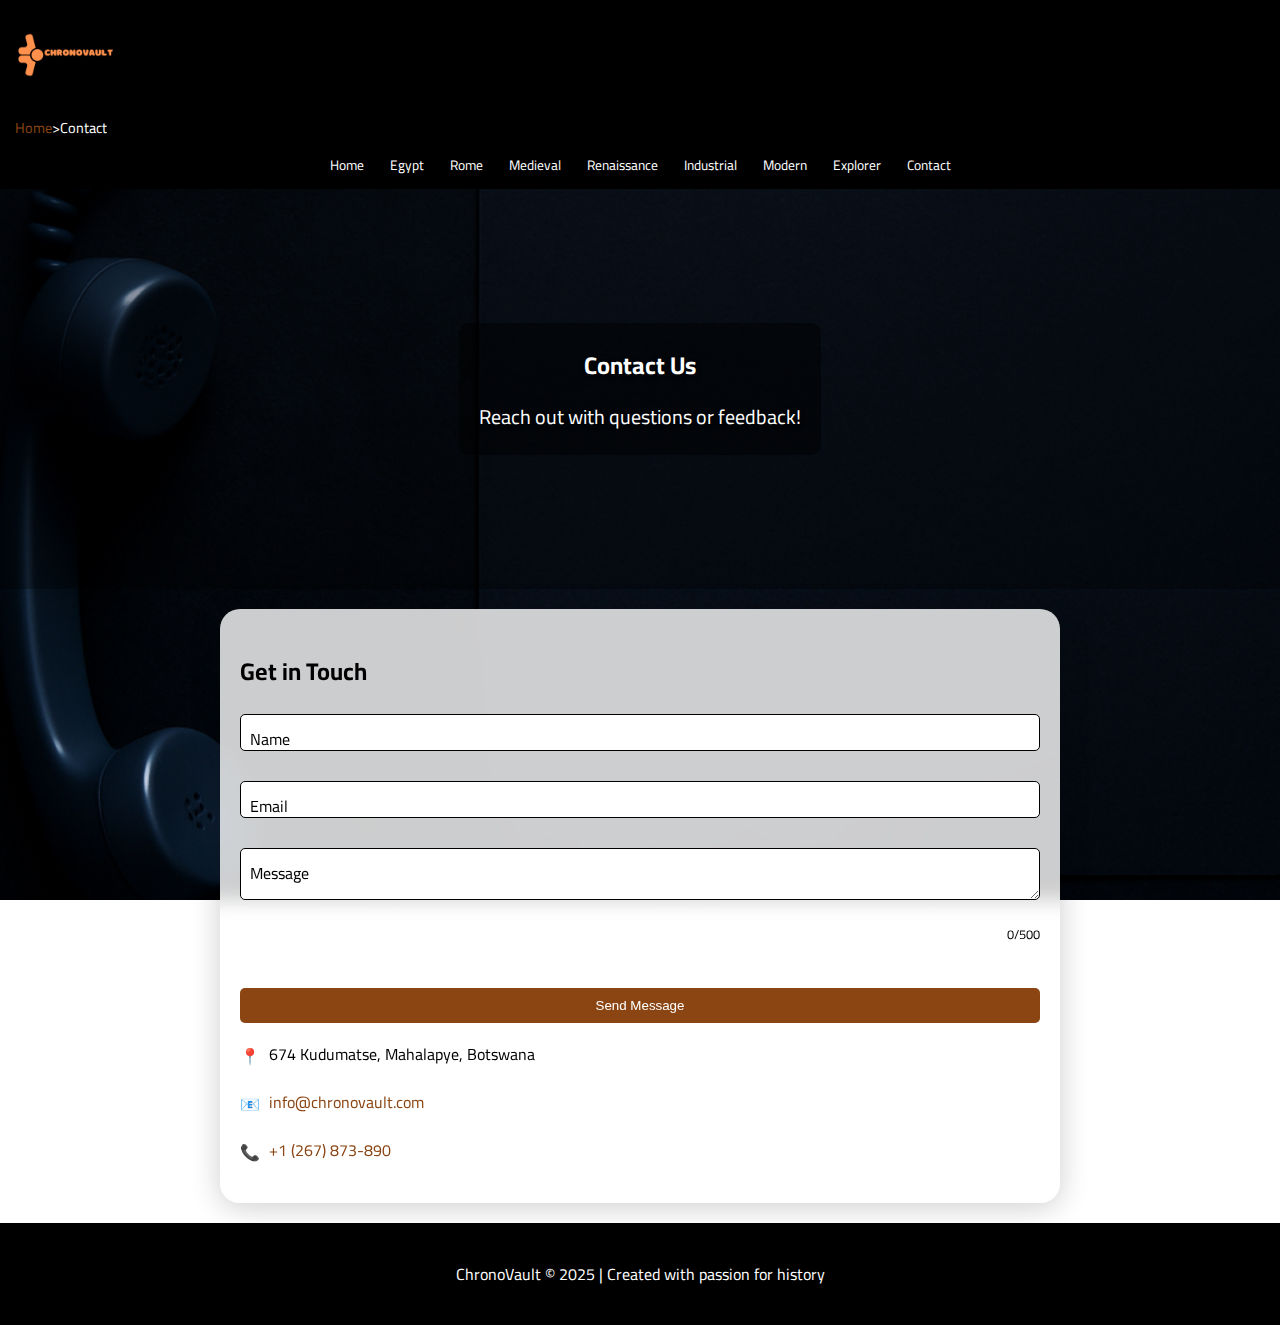
<file: contact.html>
<!DOCTYPE html>
<html lang="en">
<head>
  <!-- Set character encoding and responsive viewport -->
  <meta charset="UTF-8">
  <meta name="viewport" content="width=device-width, initial-scale=1.0">
  <title>ChronoVault: Contact Us</title>
  <!-- Link to stylesheet and Google Fonts -->
  <link rel="stylesheet" href="css/style.css">
  <link href="https://fonts.googleapis.com/css2?family=Cairo:wght@400;700&display=swap" rel="stylesheet">
  <!-- Favicon links for browser and device icons -->
  <link rel="apple-touch-icon" sizes="180x180" href="images/apple-touch-icon.png">
  <link rel="icon" type="image/png" sizes="32x32" href="images/favicon-32x32.png">
  <link rel="icon" type="image/png" sizes="16x16" href="images/favicon-16x16.png">
  <link rel="manifest" href="images/site.webmanifest">
</head>
<body class="contact-page">
  <!-- Navigation bar with logo left at top, breadcrumbs above centered menu -->
  <nav class="navbar">
    <!-- Container for left-aligned logo -->
    <div class="navbar-left">
      <!-- Logo positioned on the far left -->
      <div class="logo">
        <img src="images/logo.png" alt="ChronoVault Logo">
      </div>
    </div>
    <!-- Container for left-aligned breadcrumbs -->
    <div class="navbar-breadcrumb">
      <!-- Breadcrumb navigation with clear path -->
      <div class="breadcrumb">
        <a href="index.html">Home</a> > <span>Contact</span>
      </div>
    </div>
    <!-- Container for centered navigation menu -->
    <div class="navbar-center">
      <!-- Navigation menu centered horizontally -->
      <div class="floating-nav">
        <a href="index.html">Home</a>
        <a href="egypt.html">Egypt</a>
        <a href="rome.html">Rome</a>
        <a href="medieval.html">Medieval</a>
        <a href="renaissance.html">Renaissance</a>
        <a href="industrial.html">Industrial</a>
        <a href="modern.html">Modern</a>
        <a href="explorer.html">Explorer</a>
        <a href="contact.html">Contact</a>
      </div>
    </div>
  </nav>
  <!-- Hero section with title -->
  <header class="hero">
    <div class="hero-content">
      <h1>Contact Us</h1>
      <p>Reach out with questions or feedback!</p>
    </div>
  </header>
  <!-- Main content with contact form and info -->
  <main>
    <section class="content container">
      <h2>Get in Touch</h2>
      <!-- Contact form with validation error spans -->
      <form id="contact-form">
        <div class="form-group">
          <input type="text" id="name" placeholder=" " required>
          <span class="error"></span>
          <label for="name">Name</label>
        </div>
        <div class="form-group">
          <input type="email" id="email" placeholder=" " required>
          <span class="error"></span>
          <label for="email">Email</label>
        </div>
        <div class="form-group">
          <textarea id="message" placeholder=" " maxlength="500" required></textarea>
          <span class="error"></span>
          <label for="message">Message</label>
          <p id="char-count">0/500</p>
        </div>
        <button type="submit">Send Message</button>
      </form>
      <div class="contact-info">
        <p><span class="icon">📍</span> 674 Kudumatse, Mahalapye, Botswana</p>
        <p><span class="icon">📧</span> <a href="mailto:info@chronovault.com">info@chronovault.com</a></p>
        <p><span class="icon">📞</span> <a href="tel:+1234567890">+1 (267) 873-890</a></p>
      </div>
    </section>
  </main>
  <!-- Footer with copyright -->
  <footer class="footer">
    <p>ChronoVault © 2025 | Created with passion for history</p>
  </footer>
  <!-- Link to JavaScript -->
  <script src="js/main.js"></script>
</body>
</html>
</file>
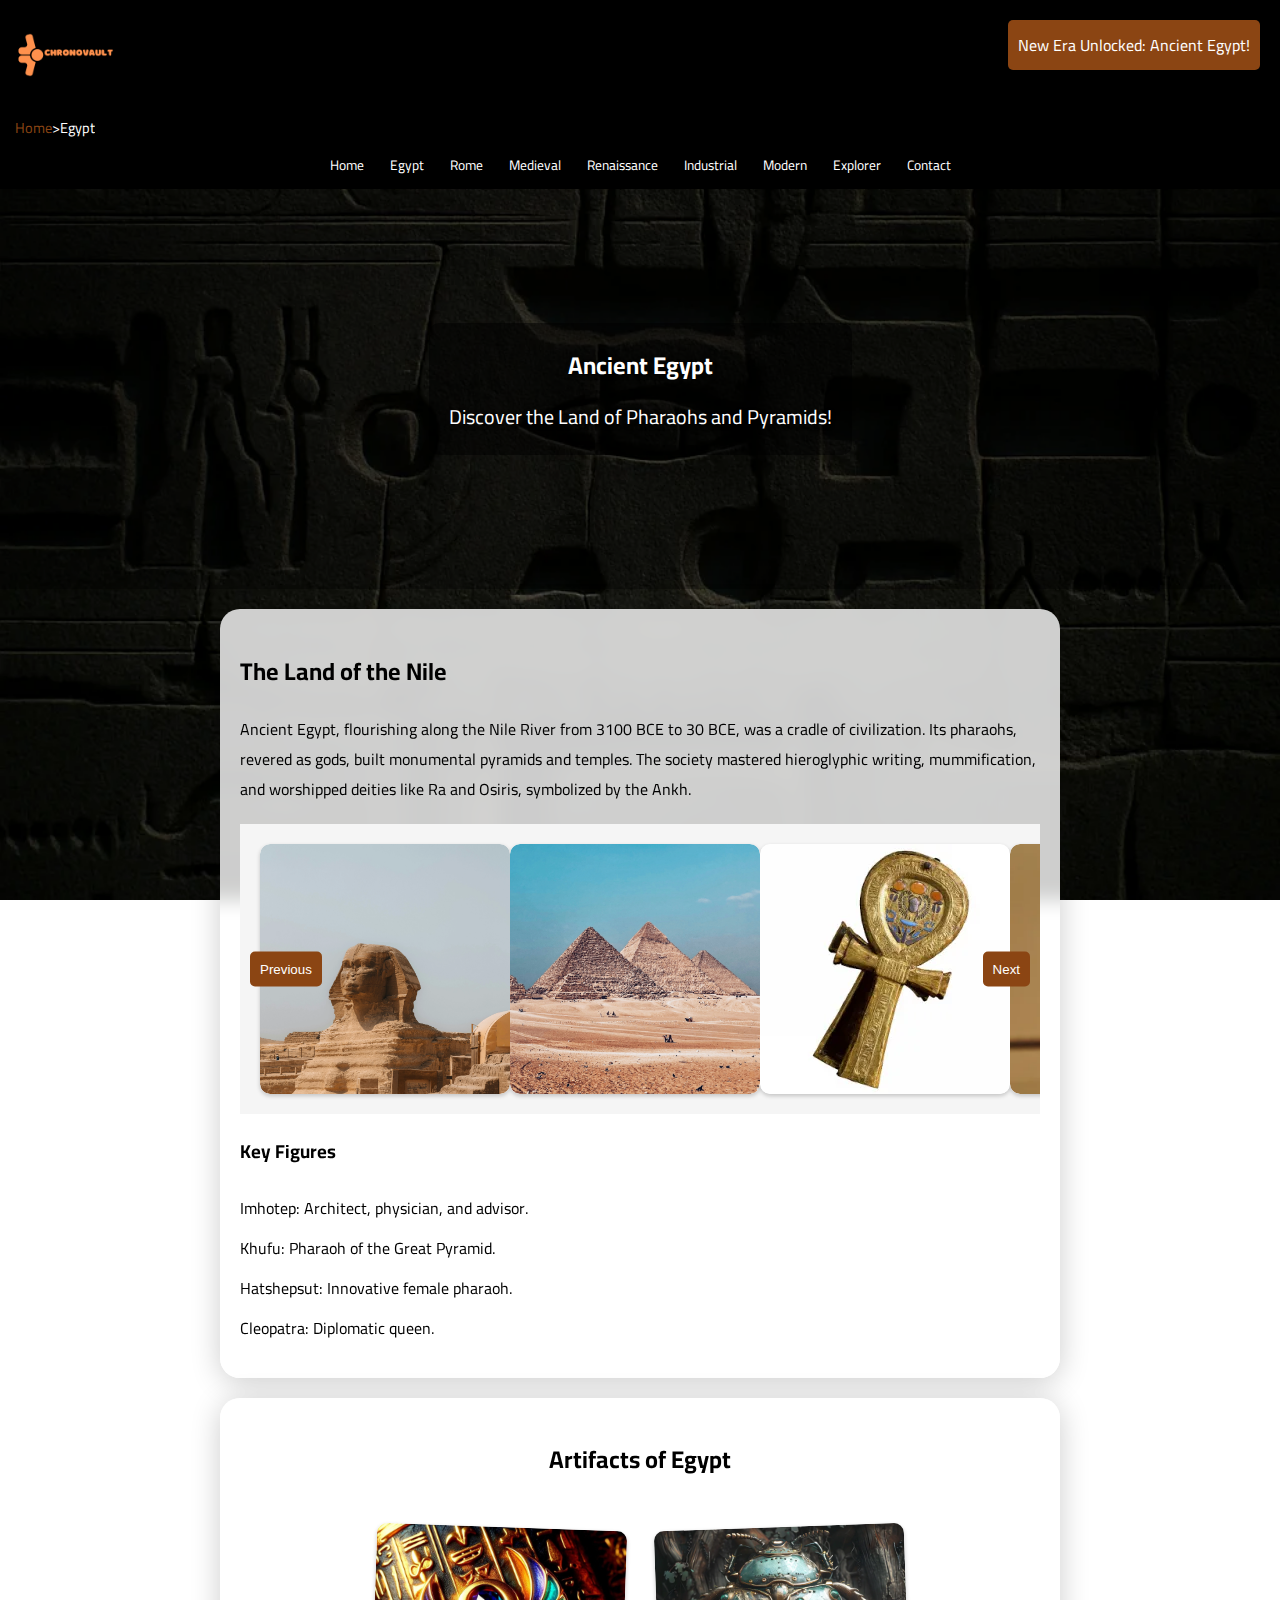
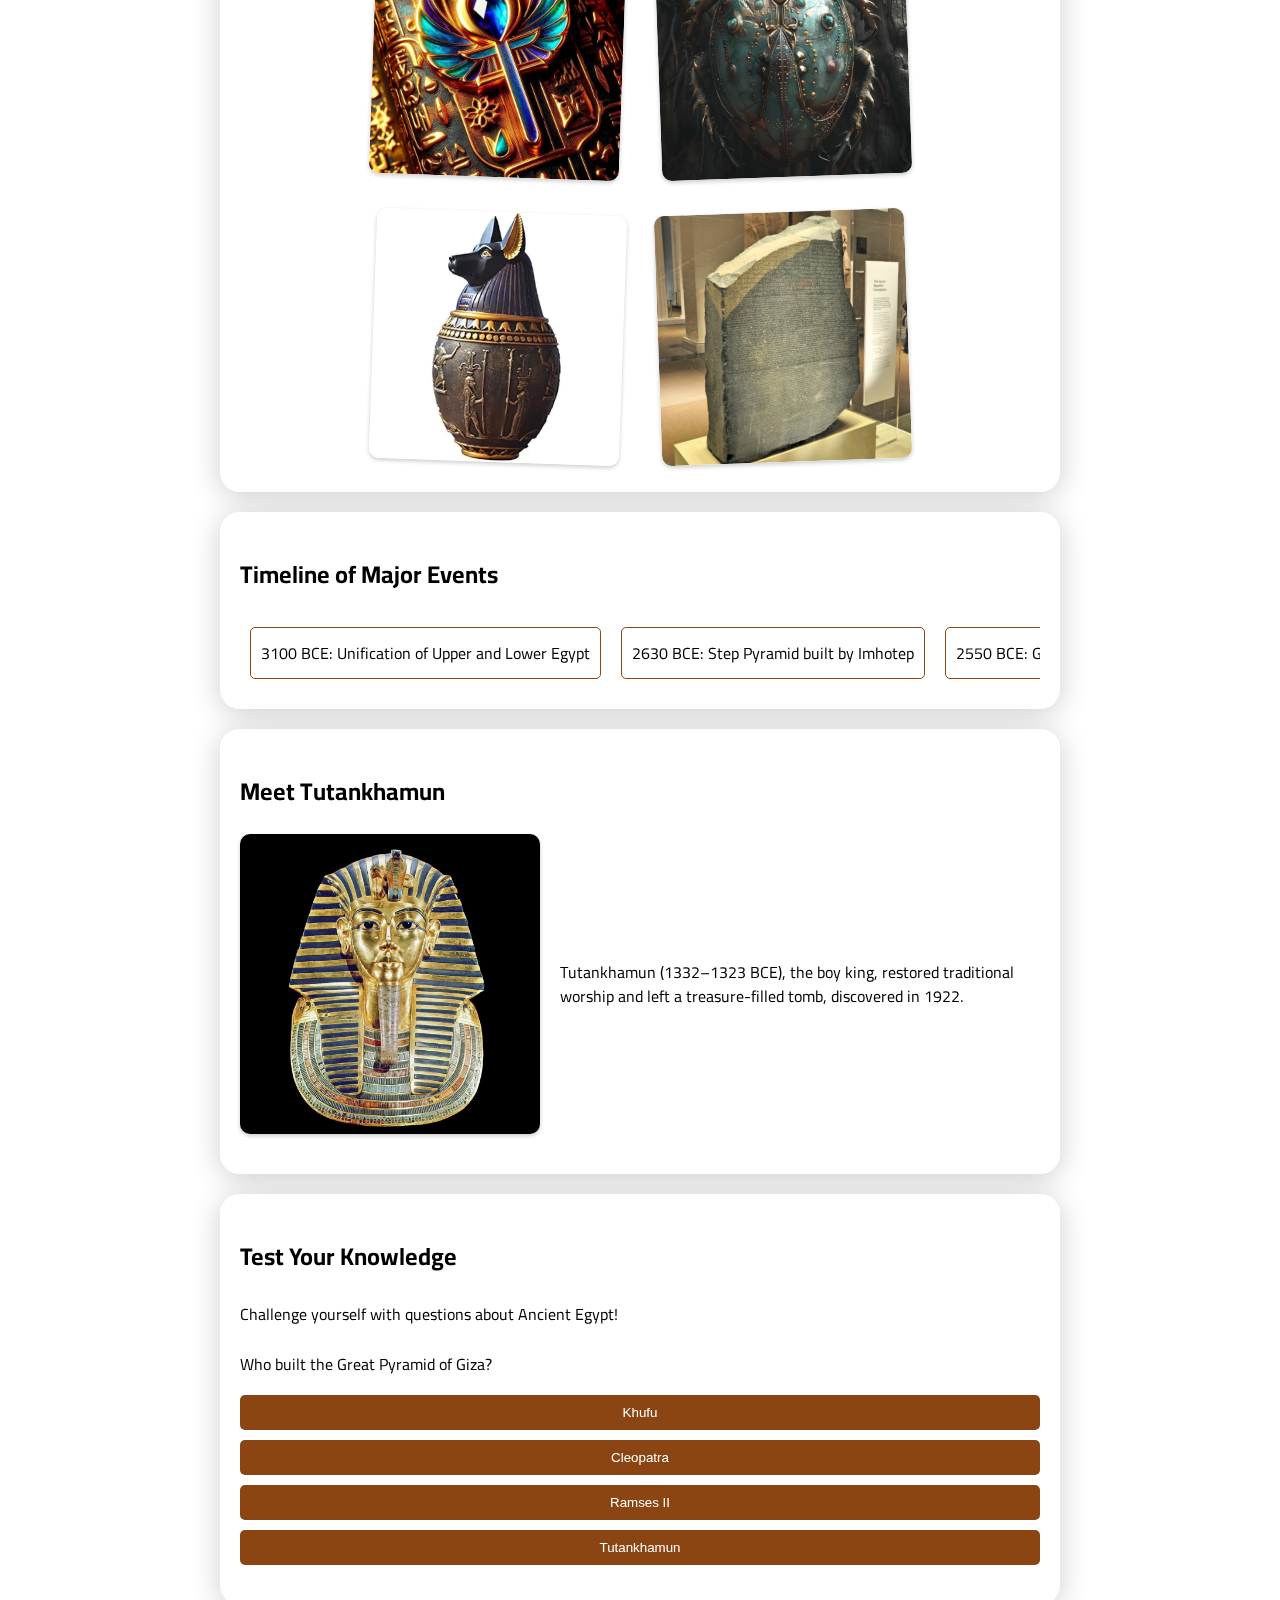
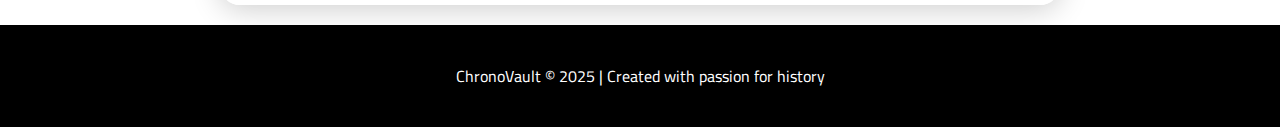
<file: egypt.html>
<!DOCTYPE html>
<html lang="en">
<head>
  <meta charset="UTF-8">
  <meta name="viewport" content="width=device-width, initial-scale=1.0">
  <title>ChronoVault: Ancient Egypt</title>
  <link rel="stylesheet" href="css/style.css">
  <link href="https://fonts.googleapis.com/css2?family=Cairo:wght@400;700&display=swap" rel="stylesheet">
  <link rel="apple-touch-icon" sizes="180x180" href="images/apple-touch-icon.png">
  <link rel="icon" type="image/png" sizes="32x32" href="images/favicon-32x32.png">
  <link rel="icon" type="image/png" sizes="16x16" href="images/favicon-16x16.png">
  <link rel="manifest" href="images/site.webmanifest">
</head>
<body class="egypt-era">
  <nav class="navbar">
    <div class="navbar-left">
      <div class="logo">
        <img src="images/logo.png" alt="ChronoVault Logo">
      </div>
    </div>
    <div class="navbar-breadcrumb">
      <div class="breadcrumb">
        <a href="index.html">Home</a> > <span>Egypt</span>
      </div>
    </div>
    <div class="navbar-center">
      <div class="floating-nav">
        <a href="index.html">Home</a>
        <a href="egypt.html">Egypt</a>
        <a href="rome.html">Rome</a>
        <a href="medieval.html">Medieval</a>
        <a href="renaissance.html">Renaissance</a>
        <a href="industrial.html">Industrial</a>
        <a href="modern.html">Modern</a>
        <a href="explorer.html">Explorer</a>
        <a href="contact.html">Contact</a>
      </div>
    </div>
  </nav>
  <header class="hero">
    <div class="hero-content">
      <h1>Ancient Egypt</h1>
      <p>Discover the Land of Pharaohs and Pyramids!</p>
    </div>
  </header>
  <main>
    <section class="content container first-container">
      <h2>The Land of the Nile</h2>
      <p>Ancient Egypt, flourishing along the <span class="tooltip" data-tooltip="Lifeblood of Egypt, enabling agriculture">Nile River</span> from 3100 BCE to 30 BCE, was a cradle of civilization. Its pharaohs, revered as gods, built monumental <span class="tooltip" data-tooltip="Tombs for pharaohs, e.g., Great Pyramid">pyramids</span> and temples. The society mastered hieroglyphic writing, mummification, and worshipped deities like Ra and Osiris, symbolized by the <span class="tooltip" data-tooltip="Symbol of eternal life">Ankh</span>.</p>
      <div class="art-gallery-wrapper">
        <div class="art-gallery">
          <div class="gallery-item">
            <div class="flip-card-inner">
              <div class="flip-card-front">
                <img src="images/sphinx.webp" alt="Great Sphinx of Giza" data-description="Great Sphinx of Giza, guardian of the pyramids.">
              </div>
              <div class="flip-card-back">
                <p>Great Sphinx of Giza, guardian of the pyramids.</p>
              </div>
            </div>
          </div>
          <div class="gallery-item">
            <div class="flip-card-inner">
              <div class="flip-card-front">
                <img src="images/pyramid-giza.webp" alt="Great Pyramid of Giza" data-description="Great Pyramid of Giza, tomb of Pharaoh Khufu.">
              </div>
              <div class="flip-card-back">
                <p>Great Pyramid of Giza, tomb of Pharaoh Khufu.</p>
              </div>
            </div>
          </div>
          <div class="gallery-item">
            <div class="flip-card-inner">
              <div class="flip-card-front">
                <img src="images/ankh.webp" alt="Egyptian Ankh Symbol" data-description="Ankh, symbol of eternal life in Egypt.">
              </div>
              <div class="flip-card-back">
                <p>Ankh, symbol of eternal life in Egypt.</p>
              </div>
            </div>
          </div>
          <div class="gallery-item">
            <div class="flip-card-inner">
              <div class="flip-card-front">
                <img src="images/scarab.webp" alt="Egyptian Scarab Amulet" data-description="Scarab amulet, emblem of protection and rebirth.">
              </div>
              <div class="flip-card-back">
                <p>Scarab amulet, emblem of protection and rebirth.</p>
              </div>
            </div>
          </div>
          <div class="gallery-item">
            <div class="flip-card-inner">
              <div class="flip-card-front">
                <img src="images/canopic-jar.webp" alt="Egyptian Canopic Jar" data-description="Canopic jar, vessel for mummified organs.">
              </div>
              <div class="flip-card-back">
                <p>Canopic jar, vessel for mummified organs.</p>
              </div>
            </div>
          </div>
          <div class="gallery-item">
            <div class="flip-card-inner">
              <div class="flip-card-front">
                <img src="images/rosetta-stone.webp" alt="Rosetta Stone" data-description="Rosetta Stone, key to deciphering hieroglyphs.">
              </div>
              <div class="flip-card-back">
                <p>Rosetta Stone, key to deciphering hieroglyphs.</p>
              </div>
            </div>
          </div>
        </div>
        <button class="slideshow-prev">Previous</button>
        <button class="slideshow-next">Next</button>
      </div>
      <h3>Key Figures</h3>
      <ul class="key-figures">
        <li><span class="tooltip" data-tooltip="Architect of the Step Pyramid">Imhotep</span>: Architect, physician, and advisor.</li>
        <li><span class="tooltip" data-tooltip="Commissioned the Great Pyramid">Khufu</span>: Pharaoh of the Great Pyramid.</li>
        <li><span class="tooltip" data-tooltip="First female pharaoh to rule as king">Hatshepsut</span>: Innovative female pharaoh.</li>
        <li><span class="tooltip" data-tooltip="Last Ptolemaic ruler">Cleopatra</span>: Diplomatic queen.</li>
      </ul>
    </section>
    <section class="art-gallery container">
      <h2>Artifacts of Egypt</h2>
      <div class="art-gallery">
        <div class="gallery-item">
          <img src="images/egypt-artifact1.webp" alt="Ankh Symbol">
          <p>Ankh: Symbol of eternal life.</p>
        </div>
        <div class="gallery-item">
          <img src="images/egypt-artifact2.webp" alt="Scarab Amulet">
          <p>Scarab: Amulet of protection.</p>
        </div>
        <div class="gallery-item">
          <img src="images/egypt-artifact3.webp" alt="Canopic Jar">
          <p>Canopic Jar: For mummified organs.</p>
        </div>
        <div class="gallery-item">
          <img src="images/egypt-artifact4.webp" alt="Rosetta Stone">
          <p>Rosetta Stone: Key to hieroglyphs.</p>
        </div>
      </div>
    </section>
    <section class="timeline container">
      <h2>Timeline of Major Events</h2>
      <div class="timeline-slider">
        <div class="timeline-item">3100 BCE: Unification of Upper and Lower Egypt</div>
        <div class="timeline-item">2630 BCE: Step Pyramid built by Imhotep</div>
        <div class="timeline-item">2550 BCE: Great Pyramid of Giza completed</div>
        <div class="timeline-item">1479 BCE: Hatshepsut’s reign begins</div>
        <div class="timeline-item">30 BCE: Cleopatra’s death, end of Ptolemaic rule</div>
      </div>
    </section>
    <section class="tutankhamun-section container">
      <h2>Meet Tutankhamun</h2>
      <div class="tutankhamun-content">
        <img src="images/tut-mask.webp" alt="Tutankhamun's Mask">
        <p>Tutankhamun (1332–1323 BCE), the boy king, restored traditional worship and left a treasure-filled tomb, discovered in 1922.</p>
      </div>
    </section>
    <section class="game container">
      <h2>Test Your Knowledge</h2>
      <p>Challenge yourself with questions about Ancient Egypt!</p>
      <div id="quiz">
        <p id="question">Who commissioned the Great Pyramid of Giza?</p>
        <div id="options" class="quiz-options">
          <button class="quiz-option">Cleopatra</button>
          <button class="quiz-option">Khufu</button>
          <button class="quiz-option">Imhotep</button>
          <button class="quiz-option">Tutankhamun</button>
        </div>
        <p id="result"></p>
      </div>
    </section>
  </main>
  <footer class="footer">
    <p>ChronoVault © 2025 | Created with passion for history</p>
  </footer>
  <div id="badge" class="badge">New Era Unlocked: Ancient Egypt!</div>
  <script src="js/main.js"></script>
</body>
</html>
</file>
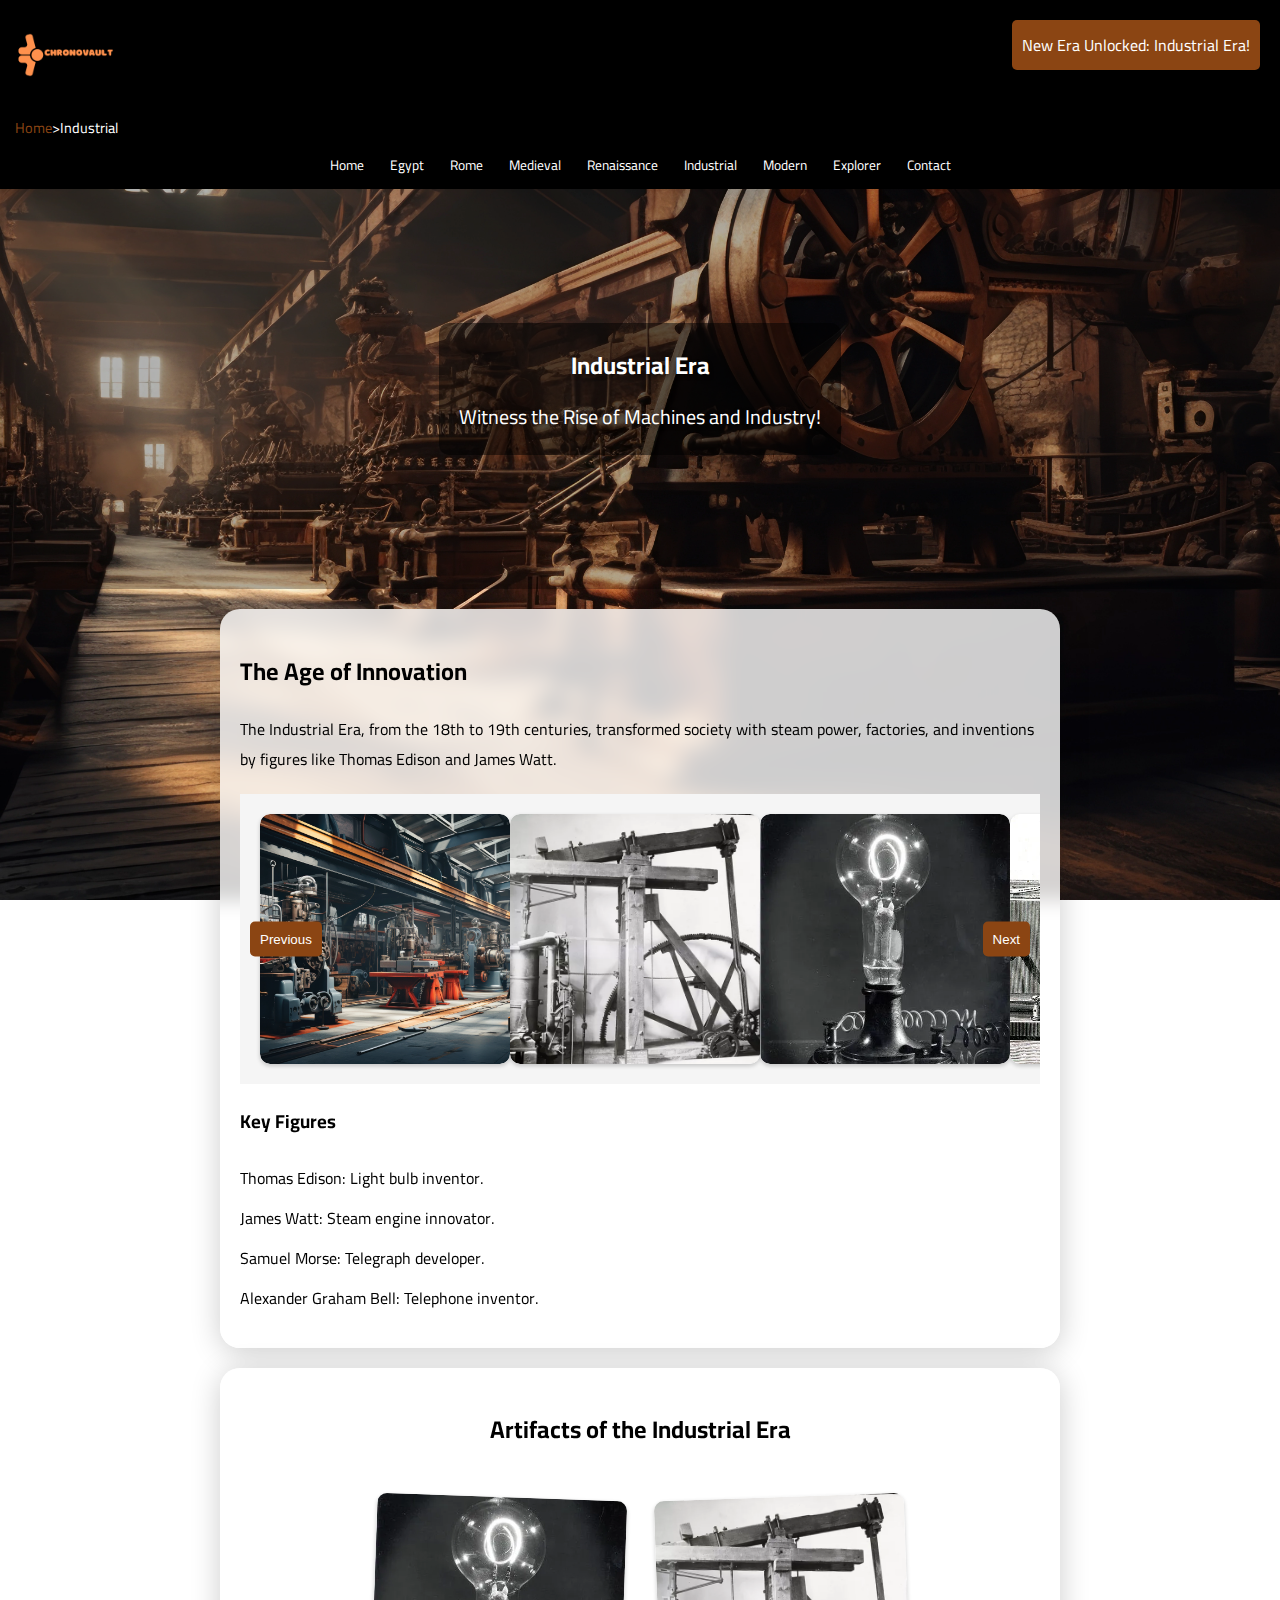
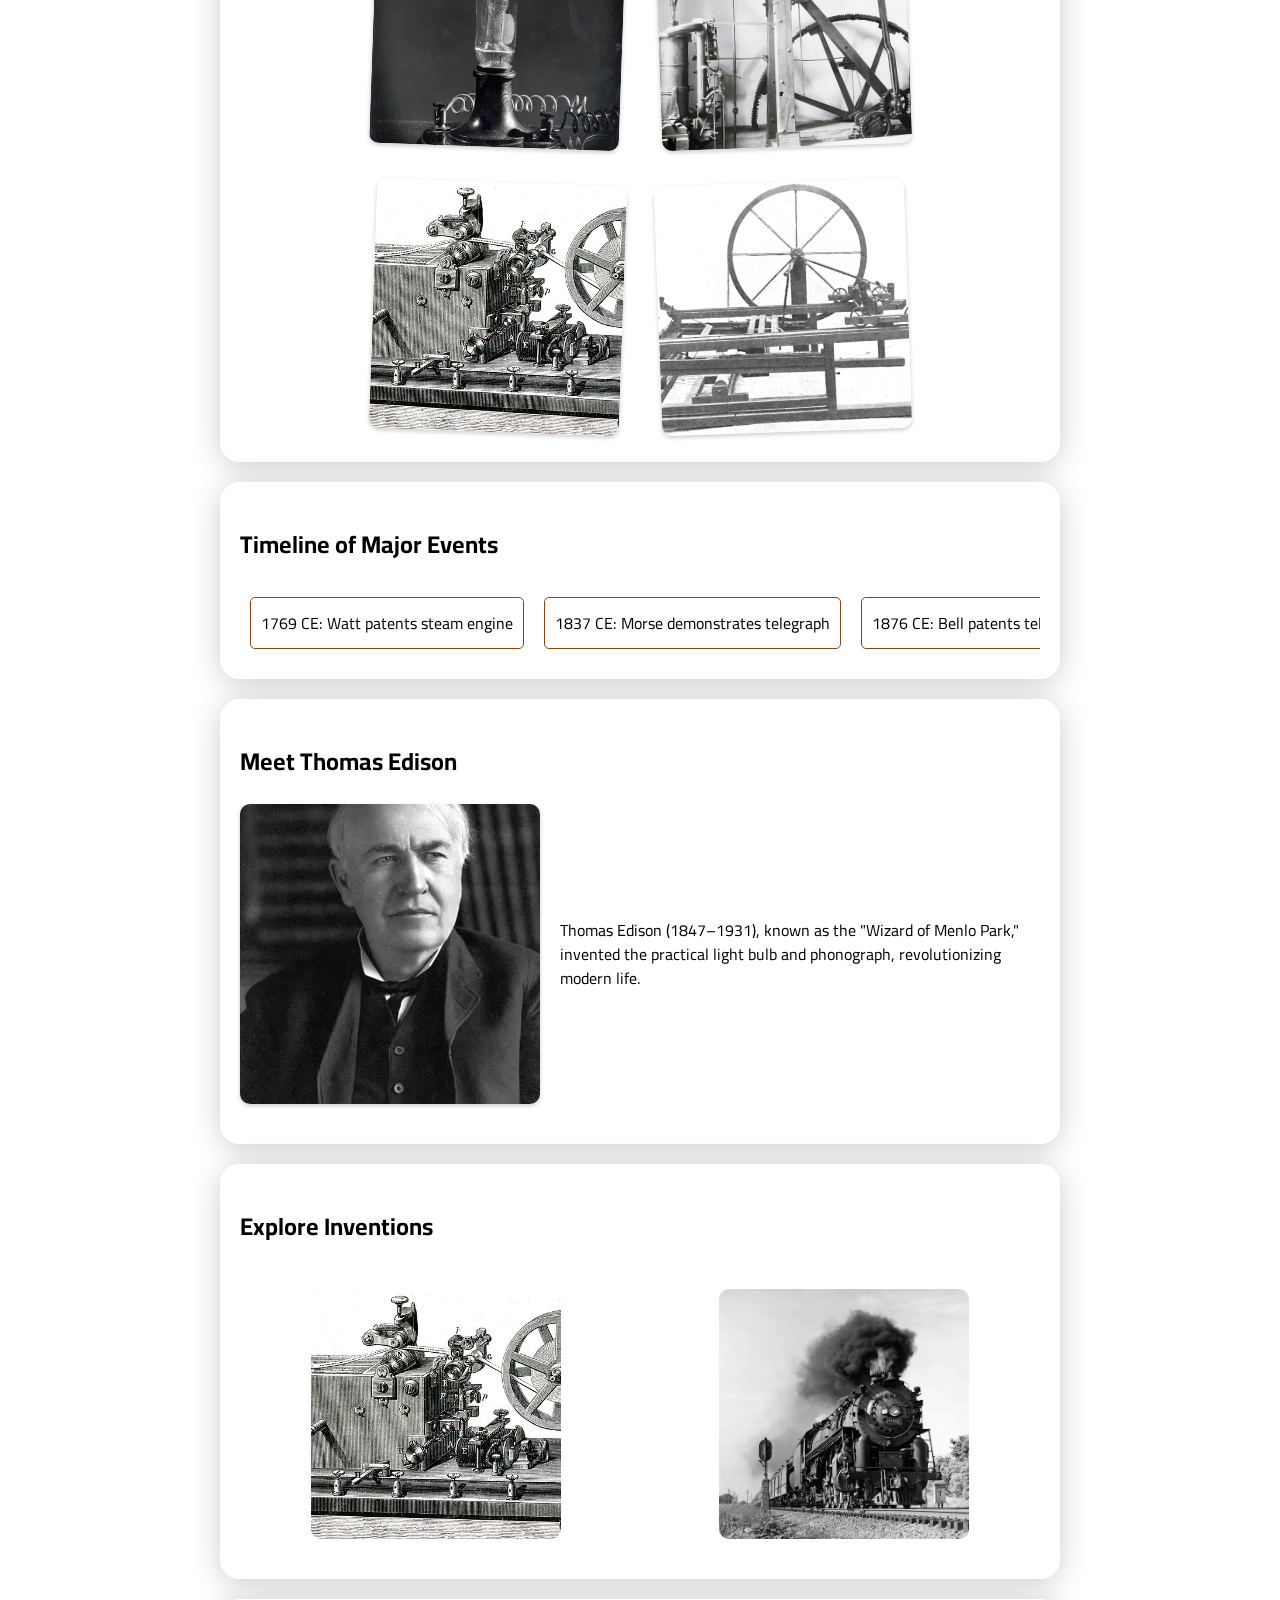
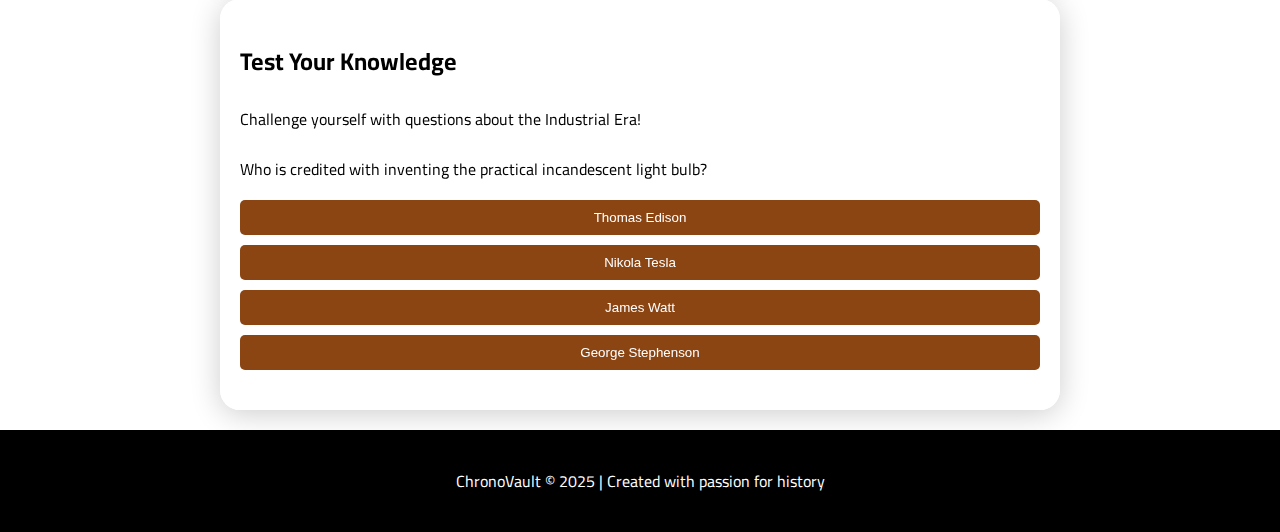
<file: industrial.html>
<!DOCTYPE html>
<html lang="en">
<head>
  <meta charset="UTF-8">
  <meta name="viewport" content="width=device-width, initial-scale=1.0">
  <title>ChronoVault: Industrial Era</title>
  <link rel="stylesheet" href="css/style.css">
  <link href="https://fonts.googleapis.com/css2?family=Cairo:wght@400;700&display=swap" rel="stylesheet">
  <link rel="apple-touch-icon" sizes="180x180" href="images/apple-touch-icon.png">
  <link rel="icon" type="image/png" sizes="32x32" href="images/favicon-32x32.png">
  <link rel="icon" type="image/png" sizes="16x16" href="images/favicon-16x16.png">
  <link rel="manifest" href="images/site.webmanifest">
</head>
<body class="industrial-era">
  <nav class="navbar">
    <div class="navbar-left">
      <div class="logo">
        <img src="images/logo.png" alt="ChronoVault Logo">
      </div>
    </div>
    <div class="navbar-breadcrumb">
      <div class="breadcrumb">
        <a href="index.html">Home</a> > <span>Industrial</span>
      </div>
    </div>
    <div class="navbar-center">
      <div class="floating-nav">
        <a href="index.html">Home</a>
        <a href="egypt.html">Egypt</a>
        <a href="rome.html">Rome</a>
        <a href="medieval.html">Medieval</a>
        <a href="renaissance.html">Renaissance</a>
        <a href="industrial.html">Industrial</a>
        <a href="modern.html">Modern</a>
        <a href="explorer.html">Explorer</a>
        <a href="contact.html">Contact</a>
      </div>
    </div>
  </nav>
  <header class="hero">
    <div class="hero-content">
      <h1>Industrial Era</h1>
      <p>Witness the Rise of Machines and Industry!</p>
    </div>
  </header>
  <main>
    <section class="content container first-container">
      <h2>The Age of Innovation</h2>
      <p>The Industrial Era, from the 18th to 19th centuries, transformed society with steam power, factories, and inventions by figures like <span class="tooltip" data-tooltip="Inventor of the practical light bulb">Thomas Edison</span> and <span class="tooltip" data-tooltip="Improved the steam engine">James Watt</span>.</p>
      <div class="art-gallery-wrapper">
        <div class="art-gallery">
          <div class="gallery-item">
            <div class="flip-card-inner">
              <div class="flip-card-front">
                <img src="images/factory.webp" alt="Industrial Factory" data-description="Industrial factory, heart of mass production in the 19th century.">
              </div>
              <div class="flip-card-back">
                <p>Industrial factory, heart of mass production in the 19th century.</p>
              </div>
            </div>
          </div>
          <div class="gallery-item">
            <div class="flip-card-inner">
              <div class="flip-card-front">
                <img src="images/steam-engine.webp" alt="Steam Engine" data-description="Steam engine, powering the Industrial Revolution.">
              </div>
              <div class="flip-card-back">
                <p>Steam engine, powering the Industrial Revolution.</p>
              </div>
            </div>
          </div>
          <div class="gallery-item">
            <div class="flip-card-inner">
              <div class="flip-card-front">
                <img src="images/light-bulb.webp" alt="Light Bulb" data-description="Light bulb, Edison’s breakthrough for electric lighting.">
              </div>
              <div class="flip-card-back">
                <p>Light bulb, Edison’s breakthrough for electric lighting.</p>
              </div>
            </div>
          </div>
          <div class="gallery-item">
            <div class="flip-card-inner">
              <div class="flip-card-front">
                <img src="images/telegraph.webp" alt="Telegraph" data-description="Telegraph, enabling rapid long-distance communication.">
              </div>
              <div class="flip-card-back">
                <p>Telegraph, enabling rapid long-distance communication.</p>
              </div>
            </div>
          </div>
          <div class="gallery-item">
            <div class="flip-card-inner">
              <div class="flip-card-front">
                <img src="images/locomotive.webp" alt="Steam Locomotive" data-description="Steam locomotive, revolutionizing transportation.">
              </div>
              <div class="flip-card-back">
                <p>Steam locomotive, revolutionizing transportation.</p>
              </div>
            </div>
          </div>
          <div class="gallery-item">
            <div class="flip-card-inner">
              <div class="flip-card-front">
                <img src="images/spinning-jenny.webp" alt="Spinning Jenny" data-description="Spinning jenny, transforming textile manufacturing.">
              </div>
              <div class="flip-card-back">
                <p>Spinning jenny, transforming textile manufacturing.</p>
              </div>
            </div>
          </div>
        </div>
        <button class="slideshow-prev">Previous</button>
        <button class="slideshow-next">Next</button>
      </div>
      <h3>Key Figures</h3>
      <ul class="key-figures">
        <li><span class="tooltip" data-tooltip="Inventor of the practical light bulb">Thomas Edison</span>: Light bulb inventor.</li>
        <li><span class="tooltip" data-tooltip="Improved the steam engine">James Watt</span>: Steam engine innovator.</li>
        <li><span class="tooltip" data-tooltip="Developed the telegraph">Samuel Morse</span>: Telegraph developer.</li>
        <li><span class="tooltip" data-tooltip="Invented the telephone">Alexander Graham Bell</span>: Telephone inventor.</li>
      </ul>
    </section>
    <section class="art-gallery container">
      <h2>Artifacts of the Industrial Era</h2>
      <div class="art-gallery">
        <div class="gallery-item">
          <img src="images/light-bulb.webp" alt="Light Bulb">
          <p>Light Bulb: Edison’s invention.</p>
        </div>
        <div class="gallery-item">
          <img src="images/steam-engine.webp" alt="Steam Engine">
          <p>Steam Engine: Watt’s machine.</p>
        </div>
        <div class="gallery-item">
          <img src="images/telegraph.webp" alt="Telegraph">
          <p>Telegraph: Morse’s device.</p>
        </div>
        <div class="gallery-item">
          <img src="images/spinning-jenny.webp" alt="Spinning Jenny">
          <p>Spinning Jenny: Textile innovation.</p>
        </div>
      </div>
    </section>
    <section class="timeline container">
      <h2>Timeline of Major Events</h2>
      <div class="timeline-slider">
        <div class="timeline-item">1769 CE: Watt patents steam engine</div>
        <div class="timeline-item">1837 CE: Morse demonstrates telegraph</div>
        <div class="timeline-item">1876 CE: Bell patents telephone</div>
        <div class="timeline-item">1879 CE: Edison develops light bulb</div>
        <div class="timeline-item">1888 CE: First modern assembly line</div>
      </div>
    </section>
    <section class="edison-section container">
      <h2>Meet Thomas Edison</h2>
      <div class="edison-content">
        <img src="images/edison.webp" alt="Thomas Edison">
        <p>Thomas Edison (1847–1931), known as the "Wizard of Menlo Park," invented the practical light bulb and phonograph, revolutionizing modern life.</p>
      </div>
    </section>
    <section class="flip-card-section container">
      <h2>Explore Inventions</h2>
      <div class="art-gallery">
        <div class="flip-card">
          <div class="flip-card-inner">
            <div class="flip-card-front">
              <img src="images/telegraph.webp" alt="Telegraph">
            </div>
            <div class="flip-card-back">
              <p>Telegraph: Morse’s communication device, c. 1837.</p>
            </div>
          </div>
        </div>
        <div class="flip-card">
          <div class="flip-card-inner">
            <div class="flip-card-front">
              <img src="images/locomotive.webp" alt="Locomotive">
            </div>
            <div class="flip-card-back">
              <p>Locomotive: Steam-powered rail transport, c. 1825.</p>
            </div>
          </div>
        </div>
      </div>
    </section>
    <section class="game container">
      <h2>Test Your Knowledge</h2>
      <p>Challenge yourself with questions about the Industrial Era!</p>
      <div id="quiz">
        <p id="question">Who invented the practical light bulb?</p>
        <div id="options" class="quiz-options">
          <button class="quiz-option">Thomas Edison</button>
          <button class="quiz-option">James Watt</button>
          <button class="quiz-option">Samuel Morse</button>
          <button class="quiz-option">Alexander Graham Bell</button>
        </div>
        <p id="result"></p>
      </div>
    </section>
  </main>
  <footer class="footer">
    <p>ChronoVault © 2025 | Created with passion for history</p>
  </footer>
  <div id="badge" class="badge">New Era Unlocked: Industrial Era!</div>
  <script src="js/main.js"></script>
</body>
</html>
</file>
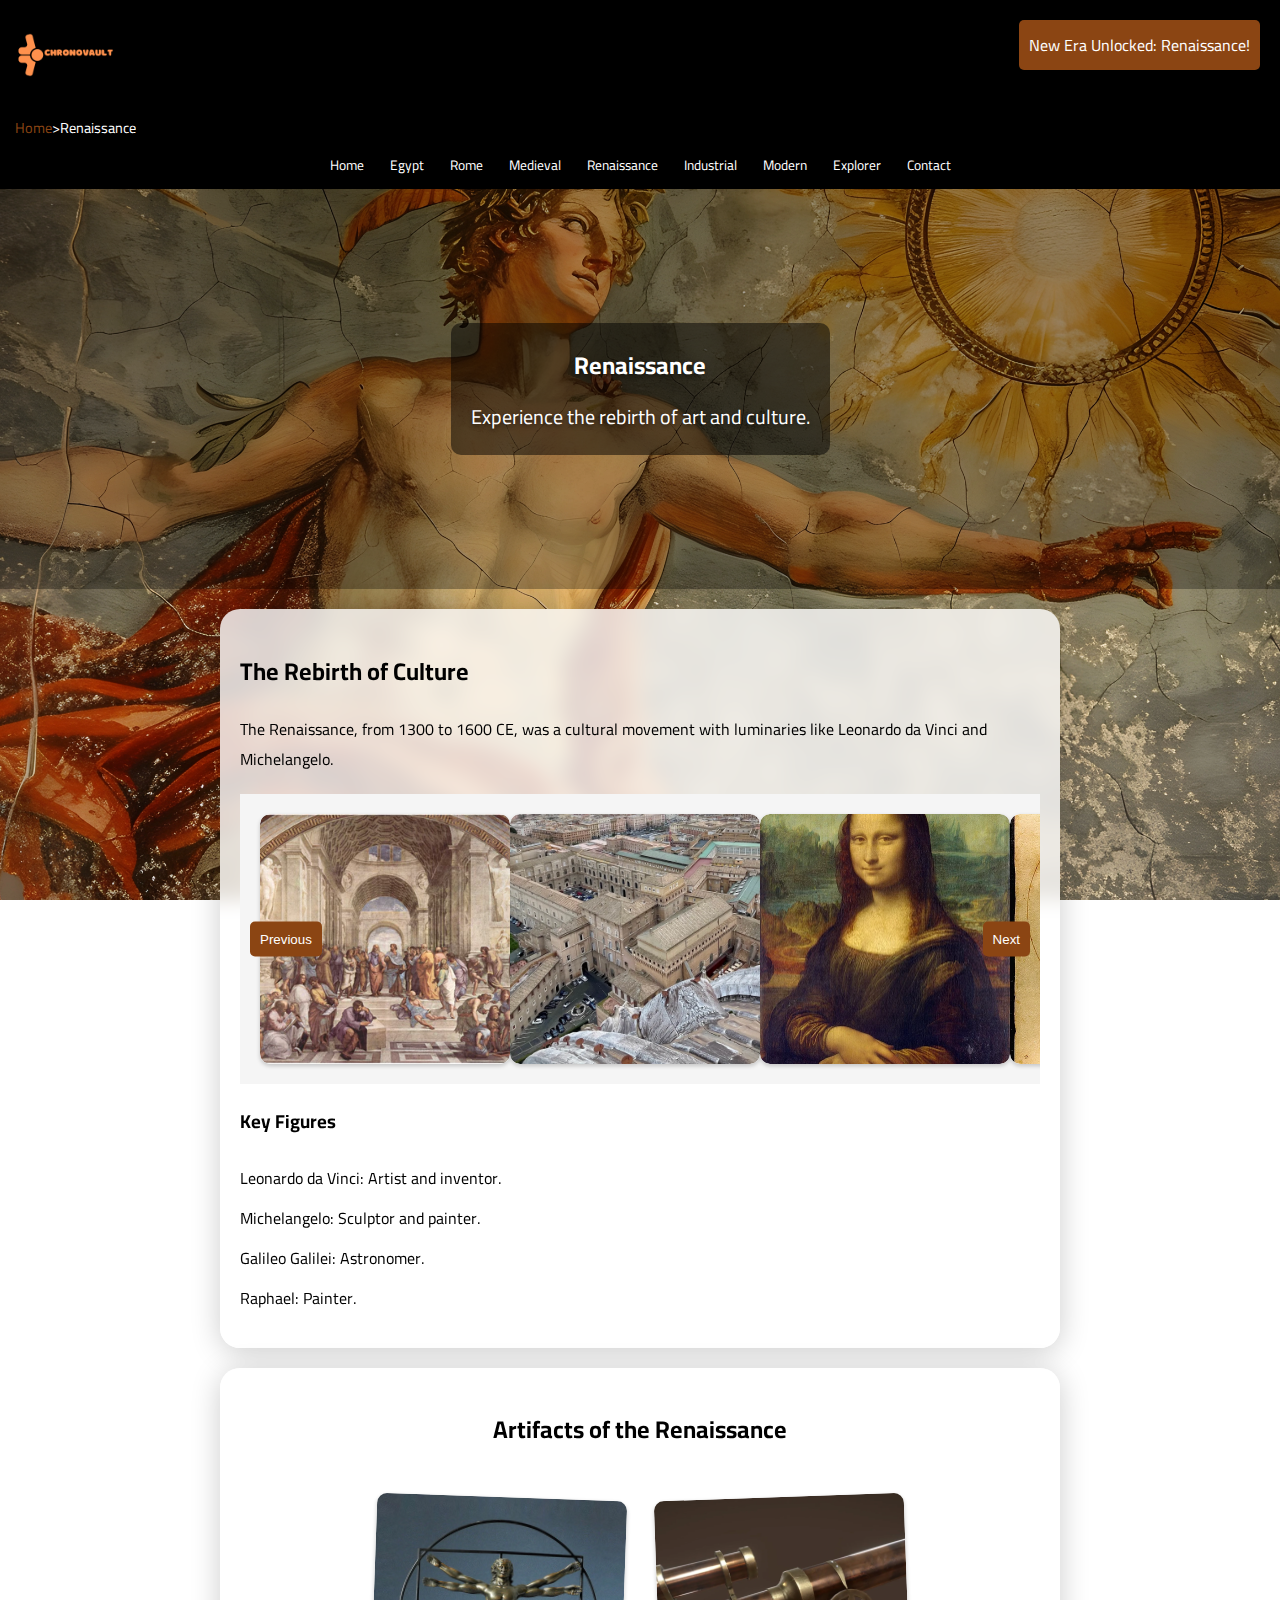
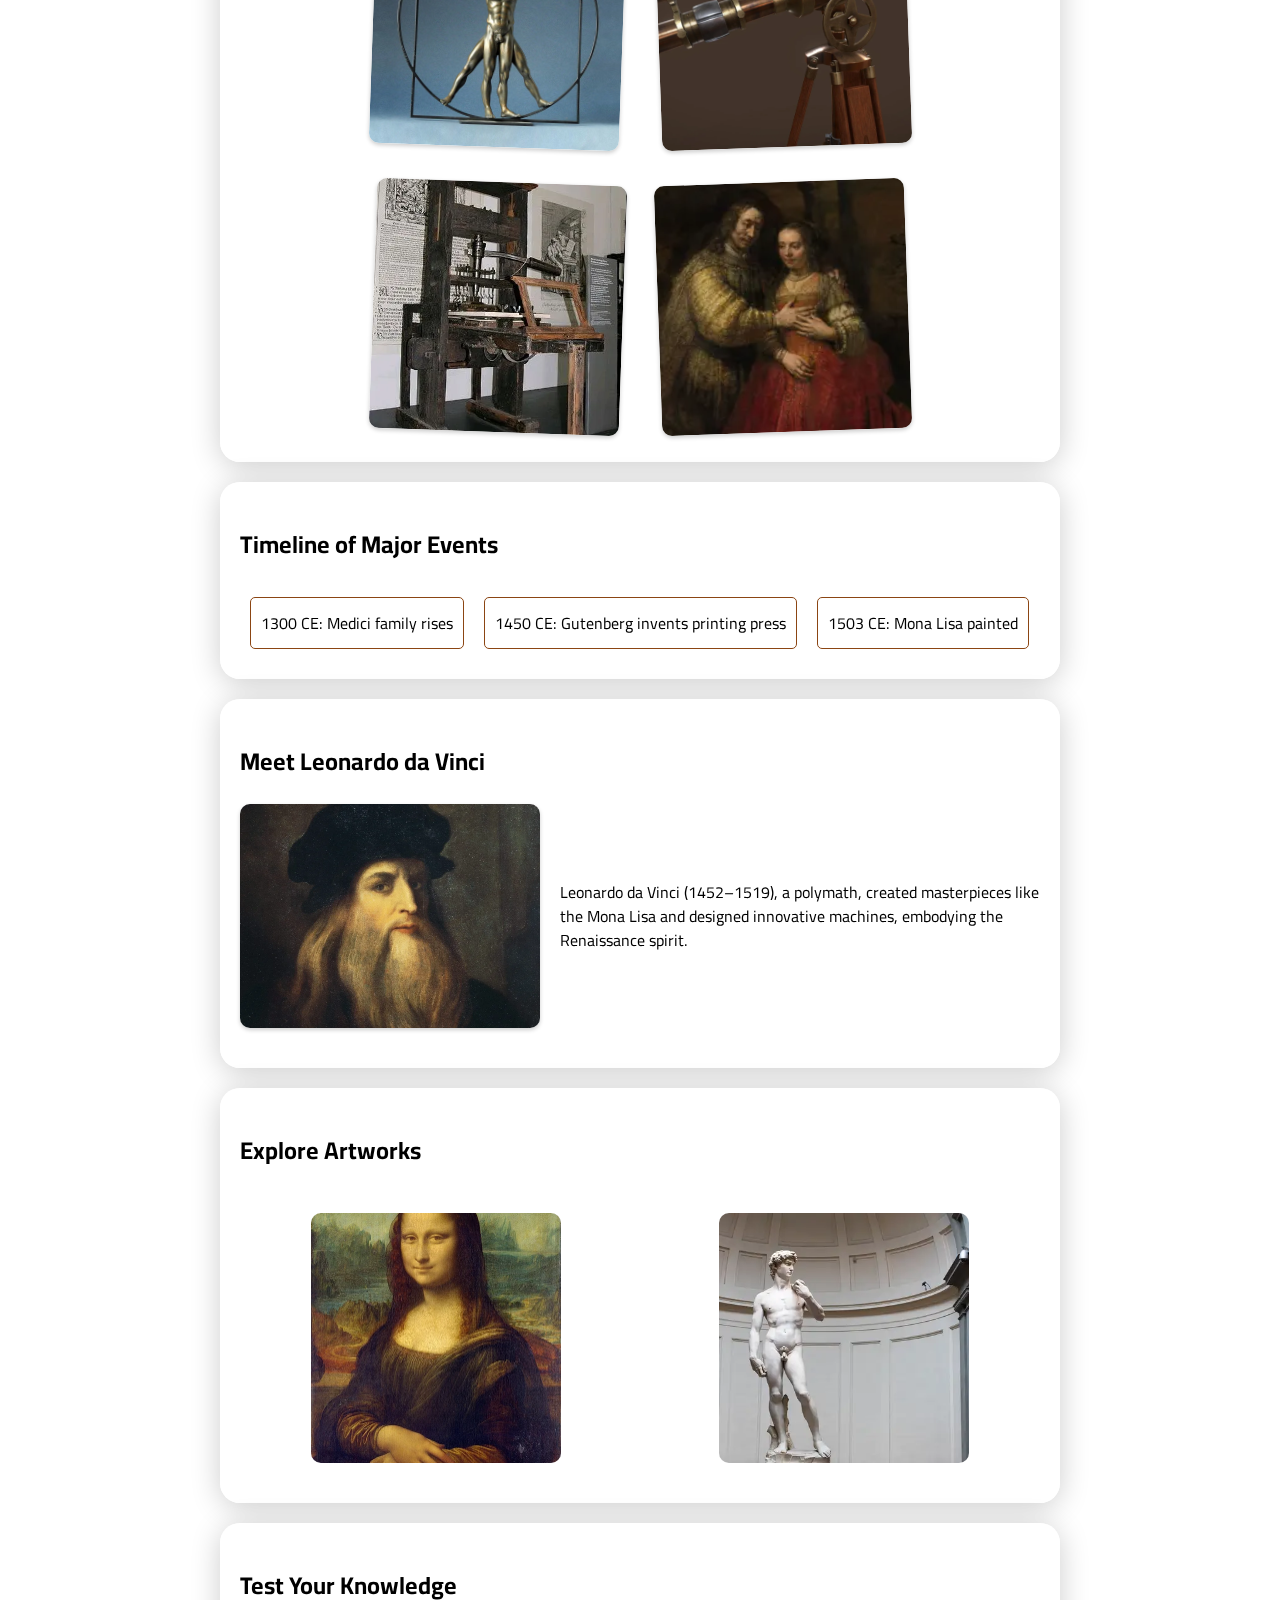
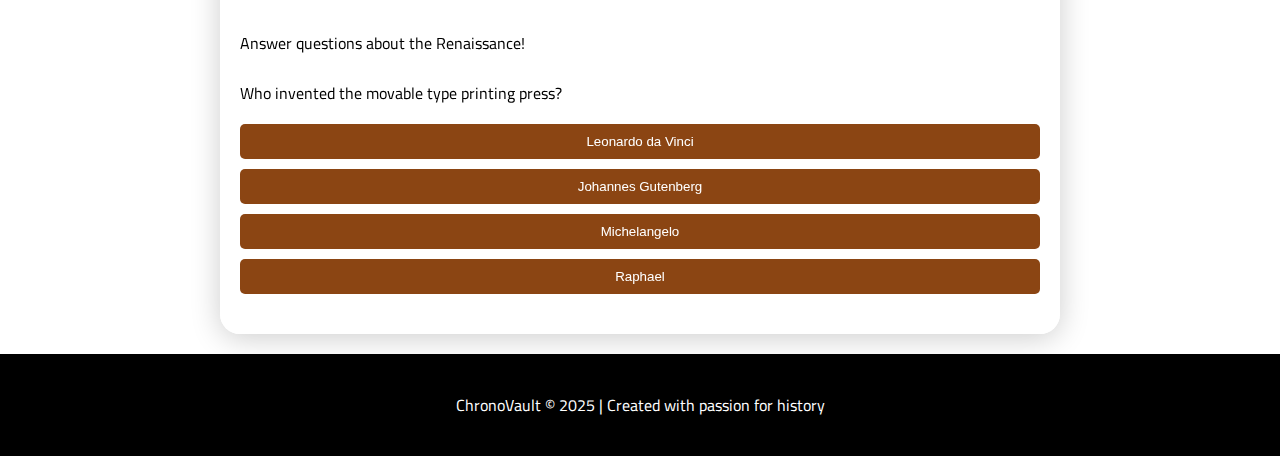
<file: renaissance.html>
<!DOCTYPE html>
<html lang="en">
<head>
  <meta charset="UTF-8">
  <meta name="viewport" content="width=device-width, initial-scale=1.0">
  <title>ChronoVault: Renaissance</title>
  <link rel="stylesheet" href="css/style.css">
  <link href="https://fonts.googleapis.com/css2?family=Cairo:wght@400;700&display=swap" rel="stylesheet">
  <link rel="apple-touch-icon" sizes="180x180" href="images/apple-touch-icon.png">
  <link rel="icon" type="image/png" sizes="32x32" href="images/favicon-32x32.png">
  <link rel="icon" type="image/png" sizes="16x16" href="images/favicon-16x16.png">
  <link rel="manifest" href="images/site.webmanifest">
</head>
<body class="renaissance-era">
  <nav class="navbar">
    <div class="navbar-left">
      <div class="logo">
        <img src="images/logo.png" alt="ChronoVault Logo">
      </div>
    </div>
    <div class="navbar-breadcrumb">
      <div class="breadcrumb">
        <a href="index.html">Home</a> > <span>Renaissance</span>
      </div>
    </div>
    <div class="navbar-center">
      <div class="floating-nav">
        <a href="index.html">Home</a>
        <a href="egypt.html">Egypt</a>
        <a href="rome.html">Rome</a>
        <a href="medieval.html">Medieval</a>
        <a href="renaissance.html">Renaissance</a>
        <a href="industrial.html">Industrial</a>
        <a href="modern.html">Modern</a>
        <a href="explorer.html">Explorer</a>
        <a href="contact.html">Contact</a>
      </div>
    </div>
  </nav>
  <header class="hero">
    <div class="hero-content">
      <h1>Renaissance</h1>
      <p>Experience the rebirth of art and culture.</p>
    </div>
  </header>
  <main>
    <section class="content container first-container">
      <h2>The Rebirth of Culture</h2>
      <p>The Renaissance, from 1300 to 1600 CE, was a cultural movement with luminaries like <span class="tooltip" data-tooltip="Artist of the Mona Lisa">Leonardo da Vinci</span> and <span class="tooltip" data-tooltip="Sculptor of David">Michelangelo</span>.</p>
      <div class="art-gallery-wrapper">
        <div class="art-gallery">
          <div class="gallery-item">
            <div class="flip-card-inner">
              <div class="flip-card-front">
                <img src="images/art.webp" alt="Renaissance Painting" data-description="Renaissance painting, showcasing vibrant artistic expression.">
              </div>
              <div class="flip-card-back">
                <p>Renaissance painting, showcasing vibrant artistic expression.</p>
              </div>
            </div>
          </div>
          <div class="gallery-item">
            <div class="flip-card-inner">
              <div class="flip-card-front">
                <img src="images/sistine-chapel.webp" alt="Sistine Chapel Ceiling" data-description="Sistine Chapel ceiling, Michelangelo’s masterpiece.">
              </div>
              <div class="flip-card-back">
                <p>Sistine Chapel ceiling, Michelangelo’s masterpiece.</p>
              </div>
            </div>
          </div>
          <div class="gallery-item">
            <div class="flip-card-inner">
              <div class="flip-card-front">
                <img src="images/mona-lisa.webp" alt="Mona Lisa Painting" data-description="Mona Lisa, Leonardo’s iconic portrait.">
              </div>
              <div class="flip-card-back">
                <p>Mona Lisa, Leonardo’s iconic portrait.</p>
              </div>
            </div>
          </div>
          <div class="gallery-item">
            <div class="flip-card-inner">
              <div class="flip-card-front">
                <img src="images/vitruvian-man.webp" alt="Vitruvian Man Sketch" data-description="Vitruvian Man, Leonardo’s study of human proportions.">
              </div>
              <div class="flip-card-back">
                <p>Vitruvian Man, Leonardo’s study of human proportions.</p>
              </div>
            </div>
          </div>
          <div class="gallery-item">
            <div class="flip-card-inner">
              <div class="flip-card-front">
                <img src="images/printing-press.webp" alt="Printing Press" data-description="Printing press, Gutenberg’s revolutionary invention.">
              </div>
              <div class="flip-card-back">
                <p>Printing press, Gutenberg’s revolutionary invention.</p>
              </div>
            </div>
          </div>
          <div class="gallery-item">
            <div class="flip-card-inner">
              <div class="flip-card-front">
                <img src="images/telescope.webp" alt="Galileo’s Telescope" data-description="Galileo’s telescope, advancing astronomical observation.">
              </div>
              <div class="flip-card-back">
                <p>Galileo’s telescope, advancing astronomical observation.</p>
              </div>
            </div>
          </div>
        </div>
        <button class="slideshow-prev">Previous</button>
        <button class="slideshow-next">Next</button>
      </div>
      <h3>Key Figures</h3>
      <ul class="key-figures">
        <li><span class="tooltip" data-tooltip="Artist of the Mona Lisa">Leonardo da Vinci</span>: Artist and inventor.</li>
        <li><span class="tooltip" data-tooltip="Sculptor of David">Michelangelo</span>: Sculptor and painter.</li>
        <li><span class="tooltip" data-tooltip="Astronomer and physicist">Galileo Galilei</span>: Astronomer.</li>
        <li><span class="tooltip" data-tooltip="Painter of the School of Athens">Raphael</span>: Painter.</li>
      </ul>
    </section>
    <section class="art-gallery container">
      <h2>Artifacts of the Renaissance</h2>
      <div class="art-gallery">
        <div class="gallery-item">
          <img src="images/renaissance-artifact1.webp" alt="Vitruvian Man">
          <p>Vitruvian Man: Leonardo’s sketch.</p>
        </div>
        <div class="gallery-item">
          <img src="images/renaissance-artifact2.webp" alt="Telescope">
          <p>Telescope: Galileo’s tool.</p>
        </div>
        <div class="gallery-item">
          <img src="images/renaissance-artifact3.webp" alt="Printing Press">
          <p>Printing Press: Gutenberg’s invention.</p>
        </div>
        <div class="gallery-item">
          <img src="images/renaissance-artifact4.webp" alt="Oil Painting">
          <p>Oil Painting: Artistic technique.</p>
        </div>
      </div>
    </section>
    <section class="timeline container">
      <h2>Timeline of Major Events</h2>
      <div class="timeline-slider">
        <div class="timeline-item">1300 CE: Medici family rises</div>
        <div class="timeline-item">1450 CE: Gutenberg invents printing press</div>
        <div class="timeline-item">1503 CE: Mona Lisa painted</div>
        <div class="timeline-item">1543 CE: Copernicus publishes heliocentrism</div>
        <div class="timeline-item">1609 CE: Galileo observes moons of Jupiter</div>
      </div>
    </section>
    <section class="leonardo-section container">
      <h2>Meet Leonardo da Vinci</h2>
      <div class="leonardo-content">
        <img src="images/leonardo.webp" alt="Leonardo da Vinci">
        <p>Leonardo da Vinci (1452–1519), a polymath, created masterpieces like the Mona Lisa and designed innovative machines, embodying the Renaissance spirit.</p>
      </div>
    </section>
    <section class="flip-card-section container">
      <h2>Explore Artworks</h2>
      <div class="art-gallery">
        <div class="flip-card">
          <div class="flip-card-inner">
            <div class="flip-card-front">
              <img src="images/mona-lisa.webp" alt="Mona Lisa">
            </div>
            <div class="flip-card-back">
              <p>Mona Lisa: Leonardo’s iconic portrait, c. 1503.</p>
            </div>
          </div>
        </div>
        <div class="flip-card">
          <div class="flip-card-inner">
            <div class="flip-card-front">
              <img src="images/david.webp" alt="David">
            </div>
            <div class="flip-card-back">
              <p>David: Michelangelo’s marble statue, c. 1504.</p>
            </div>
          </div>
        </div>
      </div>
    </section>
    <section class="game container">
      <h2>Test Your Knowledge</h2>
      <p>Answer questions about the Renaissance!</p>
      <div id="quiz">
        <p id="question">Who invented the printing press?</p>
        <div id="options" class="quiz-options">
          <button class="quiz-option">Johannes Gutenberg</button>
          <button class="quiz-option">Leonardo da Vinci</button>
          <button class="quiz-option">Galileo Galilei</button>
          <button class="quiz-option">Michelangelo</button>
        </div>
        <p id="result"></p>
      </div>
    </section>
  </main>
  <footer class="footer">
    <p>ChronoVault © 2025 | Created with passion for history</p>
  </footer>
  <div id="badge" class="badge">New Era Unlocked: Renaissance!</div>
  <script src="js/main.js"></script>
</body>
</html>
</file>
<file: css/style.css>
/* ==========================================================================
   Global Styles - Base settings for the entire site
   ========================================================================== */
body {
  margin: 0;
  font-family: 'Cairo', sans-serif;
  color: #000000;
  overflow-x: hidden;
  background-size: cover;
  background-attachment: fixed;
  background-position: center;
}

/* Page-specific background images */
.index-page {
  background-image: url('../images/index-bg.webp');
}
.egypt-era {
  background-image: url('../images/egypt-bg.webp');
}
.rome-era {
  background-image: url('../images/rome-bg.webp');
}
.medieval-era {
  background-image: url('../images/medieval-bg.webp');
}
.renaissance-era {
  background-image: url('../images/renaissance-bg.webp');
}
.industrial-era {
  background-image: url('../images/industrial-bg.webp');
}
.modern-era {
  background-image: url('../images/modern-bg.webp');
}
.explorer-era {
  background-image: url('../images/explorer-bg.webp');
}
.contact-page {
  background-image: url('../images/contact-bg.webp');
}

/* ==========================================================================
   Navigation - Top bar with logo, breadcrumbs, and menu
   ========================================================================== */
.navbar {
  width: 100%;
  background: #000000;
  display: flex;
  flex-direction: column;
  align-items: flex-start;
  padding: 5px 15px;
  z-index: 100;
  box-sizing: border-box;
}

.navbar-left {
  display: flex;
  align-items: center;
  min-width: 120px;
}

.navbar-breadcrumb {
  display: flex;
  align-items: center;
  width: 100%;
}

.navbar-center {
  display: flex;
  justify-content: center;
  width: 100%;
  padding-top: 5px;
}

.logo {
  margin-right: 20px;
}

.logo img {
  width: 100px;
  height: auto;
  filter: drop-shadow(0 2px 4px rgba(0, 0, 0, 0.3));
}

.breadcrumb {
  background: transparent;
  padding: 0;
  font-size: 0.9rem;
  color: #FFFFFF;
  display: flex;
  align-items: center;
  max-width: 50%;
  overflow: hidden;
  text-overflow: ellipsis;
  white-space: nowrap;
}

.breadcrumb a {
  color: #8B4513;
  text-decoration: none;
}

.breadcrumb a:hover {
  color: #FFFFFF;
}

.floating-nav {
  display: flex;
  gap: 6px;
  align-items: center;
  max-width: 100%;
  flex-wrap: wrap;
}

.floating-nav a {
  background: #000000;
  color: #FFFFFF;
  padding: 6px 10px;
  border-radius: 5px;
  text-decoration: none;
  border: none;
  font-size: 0.85rem;
  white-space: nowrap;
}

.floating-nav a:hover {
  background: #8B4513;
}

/* ==========================================================================
   Hero Section - Prominent header for each page
   ========================================================================== */
.hero {
  text-align: center;
  padding: 50px 20px;
  background: rgba(0, 0, 0, 0.3);
  color: #FFFFFF;
  text-shadow: 0 2px 4px rgba(0, 0, 0, 0.5);
  animation: fadeIn 2s ease-in;
  min-height: 300px;
  display: flex;
  align-items: center;
  justify-content: center;
}

.hero-content {
  background: rgba(0, 0, 0, 0.5);
  padding: 20px;
  border-radius: 10px;
}

.hero-content h1 {
  font-size: 24px;
  margin: 0;
  animation: fadeInText 1s ease-in;
  color: #FFFFFF;
}

.hero-content p {
  font-size: 20px;
  margin: 10px 0 0;
  color: #FFFFFF;
}

.hero-content .subtitle {
  font-size: 16px;
  font-style: italic;
  margin-top: 10px;
  opacity: 0;
  animation: fadeInText 1.5s ease-in forwards;
  animation-delay: 0.5s;
  color: #FFFFFF;
}

.explorer-era .hero-content h1,
.explorer-era .hero-content p,
.explorer-era .hero-content .subtitle {
  color: #FFFFFF;
}

/* ==========================================================================
   Main Content - Containers and core sections
   ========================================================================== */
.container {
  background: rgba(255, 255, 255, 0.8);
  backdrop-filter: blur(10px);
  border-radius: 20px;
  box-shadow: 0 4px 30px rgba(0, 0, 0, 0.2);
  padding: 20px;
  margin: 20px auto;
  max-width: 800px;
}

.first-container {
  margin: 20px auto;
  max-width: 800px;
  padding: 20px;
  background: rgba(255, 255, 255, 0.8);
  border-radius: 20px;
  box-shadow: 0 4px 30px rgba(0, 0, 0, 0.2);
}

.achievement-card {
  background: rgba(255, 255, 255, 0.9);
  border-radius: 15px;
  box-shadow: 0 4px 30px rgba(0, 0, 0, 0.2);
  padding: 20px;
  margin: 20px auto;
  max-width: 800px;
  text-align: center;
}

#visited-eras {
  margin: 20px 0;
}

.era-grid {
  display: grid;
  grid-template-columns: repeat(auto-fit, minmax(200px, 1fr));
  gap: 20px;
}

.era-item {
  background: rgba(255, 255, 255, 0.95);
  border-radius: 10px;
  padding: 15px;
  display: flex;
  flex-direction: column;
  align-items: center;
  justify-content: space-between;
  min-height: 150px;
  box-shadow: 0 2px 4px rgba(0, 0, 0, 0.2);
  transition: transform 0.3s;
}

.era-item:hover {
  transform: scale(1.05);
}

.era-item h3 {
  margin: 0 0 10px;
  font-size: 20px;
  color: #000000;
}

.status.completed::before {
  content: '\2713';
  font-size: 24px;
  color: #28A745;
}

.status.incomplete::before {
  content: '\1F512';
  font-size: 24px;
  color: #DC3545;
}

.era-link {
  display: inline-block;
  margin-top: 10px;
  padding: 8px 16px;
  background: #8B4513;
  color: #FFFFFF;
  text-decoration: none;
  border-radius: 5px;
  font-size: 16px;
}

.era-link:hover {
  background: #000000;
}

.key-figures {
  list-style: none;
  padding: 0;
  margin: 10px 0;
}

.key-figures li {
  padding: 5px 0;
  font-size: 1rem;
  color: #000000;
}

.era-grid:not(#visited-eras .era-grid) {
  display: grid;
  grid-template-columns: repeat(3, 1fr);
  grid-template-rows: repeat(2, auto);
  gap: 20px;
  padding: 20px;
  max-width: 960px;
  margin: 0 auto;
}

.era-card {
  background: rgba(255, 255, 255, 0.9);
  border-radius: 15px;
  padding: 15px;
  text-align: center;
  cursor: pointer;
  transition: transform 0.3s;
  position: relative;
  max-width: 300px;
  margin: 0 auto;
}

.era-card:hover {
  transform: scale(1.05);
}

.era-image {
  width: 100%;
  height: 150px;
  object-fit: cover;
  border-radius: 10px;
}

.era-badge {
  position: absolute;
  top: 10px;
  right: 10px;
  padding: 5px 10px;
  border-radius: 12px;
  font-size: 0.8rem;
  font-weight: bold;
  color: #FFFFFF;
  transition: transform 0.3s;
}

.era-card[data-unlocked="true"] .era-badge {
  background: #28A745;
}

.era-card[data-unlocked="false"] .era-badge {
  background: #6C757D;
}

.era-card:hover .era-badge {
  transform: scale(1.1);
}

.achievement-container {
  display: flex;
  flex-wrap: wrap;
  gap: 20px;
  justify-content: center;
  max-width: 100%;
}

.achievement-item {
  flex: 0 0 280px;
  height: 280px;
  overflow: hidden;
  border-radius: 10px;
  box-shadow: 0 2px 4px rgba(0, 0, 0, 0.2);
  transition: transform 0.3s;
  display: flex;
  flex-direction: column;
  align-items: center;
}

.achievement-item img {
  width: 100%;
  height: 100%;
  object-fit: cover;
  display: block;
}

.achievement-item p {
  margin: 10px 0 0;
  padding: 10px;
  font-size: 1rem;
  color: #000000;
  text-align: center;
  max-width: 280px;
}

.achievement-item:hover {
  transform: scale(1.1);
}

.achievement-item[data-era="master-explorer"] img {
  border: 2px solid #FFD700;
  box-shadow: 0 0 10px rgba(255, 215, 0, 0.7), 0 2px 4px rgba(0, 0, 0, 0.2);
  animation: pulse 2s infinite ease-in-out;
}

.achievement-item[data-era="trophy"] img {
  border: 2px solid #C0C0C0;
  box-shadow: 0 0 10px rgba(192, 192, 192, 0.7), 0 2px 4px rgba(0, 0, 0, 0.2);
  animation: pulse 2s infinite ease-in-out;
}

.badges-grid {
  display: grid;
  grid-template-columns: repeat(auto-fit, minmax(150px, 1fr));
  gap: 20px;
  justify-content: center;
  max-width: 100%;
}

.badge-item {
  background: rgba(255, 255, 255, 0.95);
  border-radius: 10px;
  box-shadow: 0 2px 4px rgba(0, 0, 0, 0.2);
  transition: transform 0.3s;
  text-align: center;
  padding: 15px;
}

.badge-item:hover {
  transform: scale(1.05);
}

.badge-item img {
  width: 100px;
  height: 100px;
  object-fit: cover;
  border-radius: 50%;
}

.badge-item img.grayscale {
  filter: grayscale(100%);
}

.badge-item p {
  margin: 10px 0 0;
  font-size: 1rem;
  color: #000000;
}

.timeline-entries {
  position: relative;
  padding-left: 30px;
  border-left: 2px solid #8B4513;
}

.timeline-entry {
  margin: 20px 0;
  position: relative;
  background: rgba(255, 255, 255, 0.95);
  border-radius: 10px;
  padding: 15px;
  display: flex;
  align-items: center;
  gap: 20px;
  box-shadow: 0 2px 4px rgba(0, 0, 0, 0.2);
}

.timeline-entry::before {
  content: '';
  width: 12px;
  height: 12px;
  background: #8B4513;
  border-radius: 50%;
  position: absolute;
  left: -37px;
  top: 50%;
  transform: translateY(-50%);
}

.timeline-entry img {
  width: 50px;
  height: 50px;
  border-radius: 50%;
}

.timeline-entry p {
  margin: 0;
  font-size: 1rem;
  color: #000000;
  flex: 1;
}

.map-container {
  text-align: center;
}

.map-image {
  max-width: 100%;
  height: auto;
  border-radius: 10px;
  box-shadow: 0 2px 4px rgba(0, 0, 0, 0.2);
}

.map-area {
  cursor: pointer;
}

.map-area:hover::after {
  content: attr(data-info);
  position: absolute;
  background: #000000;
  color: #FFFFFF;
  padding: 5px 10px;
  border-radius: 5px;
  z-index: 10;
  transform: translate(-50%, -100%);
}

.cta-buttons {
  display: flex;
  justify-content: center;
  gap: 20px;
  margin: 20px 0;
}

.cta-buttons button {
  background: #8B4513;
  color: #FFFFFF;
  border: none;
  padding: 12px 24px;
  border-radius: 5px;
  font-size: 18px;
  cursor: pointer;
  transition: background 0.3s;
}

.cta-buttons button:hover {
  background: #000000;
}

#confetti {
  position: fixed;
  top: 0;
  left: 0;
  width: 100%;
  height: 100%;
  pointer-events: none;
  z-index: 9999;
}

/* ==========================================================================
   Interactive Elements - Galleries, carousels, quizzes, and flip cards
   ========================================================================== */
.art-gallery-wrapper {
  position: relative;
  background-color: #f5f5f5;
  padding: 20px;
  margin: 20px 0;
  overflow: hidden;
}

.art-gallery-wrapper .art-gallery {
  display: flex;
  flex-wrap: nowrap;
  transition: transform 0.5s ease;
}

.art-gallery-wrapper .gallery-item {
  flex: 0 0 250px;
  height: 250px;
  overflow: hidden;
  border-radius: 10px;
  box-shadow: 0 2px 4px rgba(0, 0, 0, 0.2);
  transition: transform 0.3s;
  margin: 0 auto;
}

.art-gallery-wrapper .gallery-item:hover {
  transform: scale(1.1);
}

.art-gallery-wrapper .gallery-item .flip-card-inner {
  width: 100%;
  height: 100%;
  transition: transform 0.6s, width 0.3s, height 0.3s, box-shadow 0.3s, margin 0.3s;
  transform-style: preserve-3d;
  position: relative;
  z-index: 1;
}

.art-gallery-wrapper .gallery-item .flip-card-inner.flipped {
  transform: rotateY(180deg);
  width: 200px;
  height: 200px;
  box-shadow: 0 4px 8px rgba(0, 0, 0, 0.2);
  margin: auto;
  z-index: 100;
}

.art-gallery-wrapper .gallery-item .flip-card-front,
.art-gallery-wrapper .gallery-item .flip-card-back {
  position: absolute;
  width: 100%;
  height: 100%;
  backface-visibility: hidden;
  border-radius: 10px;
}

.art-gallery-wrapper .gallery-item .flip-card-front {
  background: #FFFFFF;
}

.art-gallery-wrapper .gallery-item .flip-card-front img {
  width: 100%;
  height: 100%;
  object-fit: cover;
  border-radius: 10px;
}

.art-gallery-wrapper .gallery-item .flip-card-back {
  background: #8B4513;
  color: #FFFFFF;
  transform: rotateY(180deg);
  display: flex;
  align-items: center;
  justify-content: center;
  text-align: center;
  padding: 15px;
}

.art-gallery-wrapper .gallery-item .flip-card-back p {
  font-size: 16px;
  margin: 0;
  max-width: 90%;
}

.art-gallery-wrapper .slideshow-prev,
.art-gallery-wrapper .slideshow-next {
  position: absolute;
  top: 50%;
  transform: translateY(-50%);
  background: #8B4513;
  color: #FFFFFF;
  border: none;
  padding: 10px;
  border-radius: 5px;
  cursor: pointer;
  transition: background 0.3s;
  z-index: 10;
}

.art-gallery-wrapper .slideshow-prev {
  left: 10px;
}

.art-gallery-wrapper .slideshow-next {
  right: 10px;
}

.art-gallery-wrapper .slideshow-prev:hover,
.art-gallery-wrapper .slideshow-next:hover {
  background: #000000;
}

.art-gallery:not(.art-gallery-wrapper .art-gallery) {
  display: flex;
  flex-wrap: wrap;
  justify-content: center;
  gap: 15px;
  animation: fadeIn 1s ease-in;
}

.art-gallery:not(.art-gallery-wrapper .art-gallery) .gallery-item {
  width: 250px;
  height: 250px;
  margin: 10px;
  overflow: hidden;
  border-radius: 10px;
  box-shadow: 0 2px 4px rgba(0, 0, 0, 0.2);
  transform: rotate(2deg);
  transition: transform 0.3s;
}

.art-gallery:not(.art-gallery-wrapper .art-gallery) .gallery-item:nth-child(even) {
  transform: rotate(-2deg);
}

.art-gallery:not(.art-gallery-wrapper .art-gallery) .gallery-item:hover {
  transform: scale(1.1) rotate(0deg);
}

.art-gallery:not(.art-gallery-wrapper .art-gallery) .gallery-item img {
  width: 100%;
  height: 100%;
  object-fit: cover;
  display: block;
}

.content-carousel {
  display: flex;
  overflow-x: auto;
  gap: 15px;
  padding: 10px;
  scroll-behavior: smooth;
  scroll-snap-type: x mandatory;
  margin: 20px 0;
}

.carousel-card {
  flex: 0 0 250px;
  background: #FFFFFF;
  border-radius: 10px;
  box-shadow: 0 2px 4px rgba(0, 0, 0, 0.2);
  overflow: hidden;
  transition: transform 0.3s;
  scroll-snap-align: start;
}

.carousel-card:hover {
  transform: scale(1.05);
}

.content-image {
  width: 100%;
  height: 200px;
  object-fit: cover;
  display: block;
}

/* Video Gallery - Grid layout and styling for video content */
.video-gallery {
  display: grid;
  grid-template-columns: repeat(auto-fit, minmax(250px, 1fr));
  gap: 20px;
  margin: 20px 0;
}

.video-item {
  text-align: center;
}

.video-item video {
  width: 100%;
  max-width: 100%;
  height: auto;
  border-radius: 10px;
  aspect-ratio: 16 / 9;
  box-shadow: 0 2px 4px rgba(0, 0, 0, 0.2);
}

.video-item p {
  font-size: 0.9rem;
  color: #000000;
  margin-top: 10px;
}

/* Intro Video - Styles for index.html teaser video with white screen when not playing */
.intro-video {
  background-color: #ffffff;
  width: 100%;
  max-width: 600px;
  aspect-ratio: 16 / 9;
  display: block;
  border-radius: 10px;
  box-shadow: 0 2px 4px rgba(0, 0, 0, 0.2);
}

.intro-video:not([poster]):not(.playing) {
  background: #ffffff !important;
}

#quiz, #poll, #drag-drop {
  margin: 20px 0;
}

#quiz button, #poll button, .unlock button {
  background: #8B4513;
  color: #FFFFFF;
  border: none;
  padding: 10px 20px;
  border-radius: 5px;
  cursor: pointer;
}

#quiz button:hover, #poll button:hover, .unlock button:not(:disabled):hover {
  background: #000000;
}

#quiz button:disabled, .unlock button:disabled {
  background: #ccc;
  cursor: not-allowed;
}

.quiz-options {
  display: flex;
  flex-direction: column;
  gap: 10px;
}

.quiz-options button {
  background: #FFFFFF;
  color: #000000;
  border: 1px solid #8B4513;
  padding: 10px;
  border-radius: 5px;
  cursor: pointer;
  transition: background 0.3s;
  width: 100%;
  text-align: center;
}

.quiz-options button:hover {
  background: #f0f0f0;
}

.flip-card {
  perspective: 1000px;
  margin: 20px auto;
  width: 250px;
  height: 250px;
}

.flip-card-inner {
  position: relative;
  width: 100%;
  height: 100%;
  transition: transform 0.6s, width 0.3s, height 0.3s, box-shadow 0.3s, margin 0.3s;
  transform-style: preserve-3d;
  z-index: 1;
}

.flip-card-inner.flipped {
  transform: rotateY(180deg);
  width: 200px;
  height: 200px;
  box-shadow: 0 4px 8px rgba(0, 0, 0, 0.2);
  margin: auto;
  z-index: 100;
}

.flip-card-front, .flip-card-back {
  position: absolute;
  width: 100%;
  height: 100%;
  backface-visibility: hidden;
  border-radius: 10px;
}

.flip-card-front {
  background: #FFFFFF;
}

.flip-card-front img {
  width: 100%;
  height: 100%;
  object-fit: cover;
  border-radius: 10px;
}

.flip-card-back {
  background: #8B4513;
  color: #FFFFFF;
  transform: rotateY(180deg);
  display: flex;
  align-items: center;
  justify-content: center;
  text-align: center;
  padding: 15px;
}

.flip-card-back p {
  font-size: 16px;
  margin: 0;
  max-width: 90%;
}

.tutankhamun-section,
.caesar-section,
.joan-section,
.leonardo-section,
.edison-section,
.berners-lee-section {
}

.tutankhamun-content,
.caesar-content,
.joan-content,
.leonardo-content,
.edison-content,
.berners-lee-content {
  display: flex;
  gap: 20px;
  align-items: center;
  margin-bottom: 20px;
}

.tutankhamun-content img,
.caesar-content img,
.joan-content img,
.leonardo-content img,
.edison-content img,
.berners-lee-content img {
  width: 100%;
  max-width: 300px;
  max-height: 300px;
  object-fit: cover;
  border-radius: 10px;
  box-shadow: 0 2px 4px rgba(0, 0, 0, 0.2);
}

.tutankhamun-content p,
.caesar-content p,
.joan-content p,
.leonardo-content p,
.edison-content p,
.berners-lee-content p {
  flex: 1;
  font-size: 1rem;
  line-height: 1.5;
  color: #000000;
  margin: 0;
}

/* ==========================================================================
   Footer - Bottom section with site information
   ========================================================================== */
.footer {
  text-align: center;
  padding: 20px;
  background: #000000;
  color: #FFFFFF;
}

.footer a {
  color: #8B4513;
  text-decoration: none;
}

.footer a:hover {
  color: #FFFFFF;
}

/* ==========================================================================
   Utility Components - Tooltips, notifications, drag-drop
   ========================================================================== */
.badge {
  position: fixed;
  top: 20px;
  right: 20px;
  background: #8B4513;
  color: #FFFFFF;
  padding: 10px;
  border-radius: 5px;
  animation: slideIn 0.5s ease-out;
  display: none;
}

.tooltip {
  position: relative;
  cursor: pointer;
}

.tooltip:hover::after {
  content: attr(data-tooltip);
  position: absolute;
  background: #000000;
  color: #FFFFFF;
  padding: 5px 10px;
  border-radius: 5px;
  top: -30px;
  left: 50%;
  transform: translateX(-50%);
  white-space: nowrap;
  z-index: 10;
}

.image-map area {
  cursor: pointer;
}

.image-map area:hover::after {
  content: attr(data-info);
  position: absolute;
  background: #000000;
  color: #FFFFFF;
  padding: 5px 10px;
  border-radius: 5px;
  z-index: 10;
}

.draggable {
  display: inline-block;
  cursor: move;
}

.draggable img {
  width: 50px;
  height: 50px;
}

.dropzone {
  display: inline-block;
  border: 2px dashed #000000;
  padding: 20px;
}

.dropzone.over {
  border-color: #8B4513;
}

.timeline-slider {
  display: flex;
  overflow-x: auto;
  gap: 20px;
  padding: 10px;
}

.timeline-item {
  flex: 0 0 auto;
  background: rgba(255, 255, 255, 0.9);
  padding: 10px;
  border-radius: 5px;
  border: 1px solid #8B4513;
  transition: transform 0.3s;
}

.timeline-item:hover {
  transform: scale(1.05);
}

/* ==========================================================================
   Forms - Contact form and input fields
   ========================================================================== */
form {
  display: flex;
  flex-direction: column;
  gap: 10px;
}

.form-group {
  position: relative;
  margin-bottom: 20px;
}

.form-group label {
  position: absolute;
  top: 10px;
  left: 10px;
  color: #000000;
  transition: all 0.3s ease;
  pointer-events: none;
}

.form-group input:focus + label,
.form-group input:not(:placeholder-shown) + label,
.form-group textarea:focus + label,
.form-group textarea:not(:placeholder-shown) + label,
.form-group select:focus + label,
.form-group select:not(:placeholder-shown) + label {
  top: -20px;
  font-size: 0.8rem;
  color: #8B4513;
}

form input, form textarea, form select {
  padding: 10px;
  border-radius: 5px;
  border: 1px solid #000000;
  width: 100%;
  box-sizing: border-box;
}

form button {
  background: #8B4513;
  color: #FFFFFF;
  border: none;
  padding: 10px;
  border-radius: 5px;
  cursor: pointer;
  transition: background 0.3s;
}

form button:hover {
  background: #000000;
}

#char-count {
  font-size: 0.8rem;
  color: #000000;
  text-align: right;
}

.contact-info .icon {
  width: 20px;
  height: 20px;
  fill: #8B4513;
  vertical-align: middle;
  margin-right: 5px;
}

.contact-info a {
  color: #8B4513;
  text-decoration: none;
}

.contact-info a:hover {
  color: #000000;
}

/* ==========================================================================
   Animations - Reusable keyframes
   ========================================================================== */
.shake {
  animation: shake 0.5s;
}

.button {
  display: inline-block;
  background: #8B4513;
  color: #FFFFFF;
  padding: 10px 20px;
  border-radius: 5px;
  text-decoration: none;
}

.button:hover {
  background: #000000;
}

@keyframes fadeIn {
  from { opacity: 0; }
  to { opacity: 1; }
}

@keyframes slideIn {
  from { transform: translateX(100%); }
  to { transform: translateX(0); }
}

@keyframes shake {
  0%, 100% { transform: translateX(0); }
  10%, 30%, 50%, 70%, 90% { transform: translateX(-5px); }
  20%, 40%, 60%, 80% { transform: translateX(5px); }
}

@keyframes fadeInText {
  from { opacity: 0; transform: translateY(20px); }
  to { opacity: 1; transform: translateY(0); }
}

@keyframes pulse {
  0% { box-shadow: 0 0 10px rgba(255, 215, 0, 0.7), 0 2px 4px rgba(0, 0, 0, 0.2); }
  50% { box-shadow: 0 0 20px rgba(255, 215, 0, 1), 0 2px 4px rgba(0, 0, 0, 0.2); }
  100% { box-shadow: 0 0 10px rgba(255, 215, 0, 0.7), 0 2px 4px rgba(0, 0, 0, 0.2); }
}

@keyframes fall {
  0% { transform: translateY(-100vh) rotate(0deg); opacity: 0.8; }
  100% { transform: translateY(100vh) rotate(360deg); opacity: 0; }
}

/* ==========================================================================
   Media Queries - Responsive design for various screen sizes
   ========================================================================== */
@media (max-width: 1024px) {
  .container, .first-container, .achievement-card {
    max-width: 700px;
  }

  .era-grid:not(#visited-eras .era-grid) {
    grid-template-columns: repeat(2, 1fr);
  }

  .navbar {
    padding: 5px 10px;
  }

  .floating-nav a {
    padding: 5px 9px;
    font-size: 0.8rem;
  }

  .hero-content h1 {
    font-size: 22px;
  }

  .hero-content p {
    font-size: 18px;
  }

  .art-gallery-wrapper .gallery-item {
    flex: 0 0 200px;
    height: 200px;
  }

  .art-gallery-wrapper .gallery-item .flip-card-inner.flipped {
    width: 160px;
    height: 160px;
  }

  .art-gallery-wrapper .gallery-item .flip-card-back p {
    font-size: 14px;
  }

  .flip-card {
    width: 200px;
    height: 200px;
  }

  .flip-card-inner.flipped {
    width: 160px;
    height: 160px;
  }

  .flip-card-back p {
    font-size: 14px;
  }

  .achievement-item, .badge-item {
    flex: 0 0 200px;
    height: 200px;
  }

  .achievement-item p, .badge-item p {
    max-width: 200px;
    font-size: 0.9rem;
  }

  .key-figures li {
    font-size: 0.9rem;
  }

  .era-grid {
    grid-template-columns: repeat(auto-fit, minmax(180px, 1fr));
  }

  .era-item h3 {
    font-size: 18px;
  }

  .badge-item img {
    width: 80px;
    height: 80px;
  }

  /* Scale intro video for large tablets */
  .intro-video {
    max-width: 500px;
  }
}

@media (max-width: 768px) {
  .container, .first-container, .achievement-card {
    max-width: 600px;
    padding: 15px;
  }

  .navbar {
    padding: 3px 10px;
  }

  .navbar-left {
    align-self: flex-start;
    flex-wrap: nowrap;
  }

  .navbar-breadcrumb {
    padding-top: 2px;
  }

  .navbar-center {
    padding-top: 3px;
  }

  .breadcrumb {
    max-width: 50%;
    font-size: 0.8rem;
  }

  .floating-nav {
    max-width: 100%;
    flex-wrap: wrap;
    justify-content: center;
  }

  .floating-nav a {
    padding: 5px 8px;
    font-size: 0.75rem;
  }

  .logo img {
    width: 80px;
  }

  .hero {
    min-height: 250px;
    padding: 40px 15px;
  }

  .hero-content h1 {
    font-size: 20px;
  }

  .hero-content p {
    font-size: 16px;
  }

  .hero-content .subtitle {
    font-size: 14px;
  }

  .era-grid:not(#visited-eras .era-grid) {
    grid-template-columns: 1fr;
    grid-template-rows: auto;
    max-width: 100%;
  }

  .content-carousel {
    flex-direction: column;
    overflow-x: hidden;
  }

  .carousel-card {
    flex: 0 0 100%;
    max-width: 300px;
    margin: 10px auto;
  }

  .video-gallery {
    grid-template-columns: 1fr;
  }

  .art-gallery-wrapper .gallery-item {
    flex: 0 0 150px;
    height: 150px;
  }

  .art-gallery-wrapper .gallery-item .flip-card-inner.flipped {
    width: 120px;
    height: 120px;
  }

  .art-gallery-wrapper .gallery-item .flip-card-back p {
    font-size: 12px;
  }

  .flip-card {
    width: 150px;
    height: 150px;
  }

  .flip-card-inner.flipped {
    width: 120px;
    height: 120px;
  }

  .flip-card-back p {
    font-size: 12px;
  }

  .art-gallery-wrapper .slideshow-prev,
  .art-gallery-wrapper .slideshow-next {
    padding: 8px;
    font-size: 0.8rem;
  }

  .art-gallery:not(.art-gallery-wrapper .art-gallery) {
    flex-direction: column;
    align-items: center;
  }

  .art-gallery:not(.art-gallery-wrapper .art-gallery) .gallery-item {
    width: 150px;
    height: 150px;
    margin: 5px;
  }

  .achievement-container {
    flex-direction: column;
    align-items: center;
  }

  .achievement-item {
    flex: 0 0 150px;
    height: 150px;
  }

  .achievement-item p {
    font-size: 0.9rem;
    max-width: 150px;
  }

  .badges-grid {
    grid-template-columns: repeat(auto-fit, minmax(120px, 1fr));
  }

  .badge-item {
    padding: 10px;
  }

  .badge-item img {
    width: 70px;
    height: 70px;
  }

  .badge-item p {
    font-size: 0.9rem;
  }

  .tutankhamun-content,
  .caesar-content,
  .joan-content,
  .leonardo-content,
  .edison-content,
  .berners-lee-content {
    flex-direction: column;
    align-items: center;
  }

  .tutankhamun-content img,
  .caesar-content img,
  .joan-content img,
  .leonardo-content img,
  .edison-content img,
  .berners-lee-content img {
    width: 100%;
    max-width: 300px;
    height: auto;
    margin: 0 auto;
  }

  .tutankhamun-content p,
  .caesar-content p,
  .joan-content p,
  .leonardo-content p,
  .edison-content p,
  .berners-lee-content p {
    text-align: center;
  }

  .era-grid {
    grid-template-columns: repeat(auto-fit, minmax(150px, 1fr));
  }

  .era-item {
    min-height: 120px;
  }

  .era-item h3 {
    font-size: 16px;
  }

  .cta-buttons {
    flex-direction: column;
    gap: 10px;
  }

  .timeline-entry img {
    width: 40px;
    height: 40px;
  }

  /* Full-width intro video for small tablets */
  .intro-video {
    max-width: 100%;
  }
}

@media (max-width: 480px) {
  .container, .first-container, .achievement-card {
    max-width: 90%;
    padding: 10px;
  }

  .navbar {
    padding: 2px 8px;
  }

  .logo img {
    width: 60px;
  }

  .breadcrumb {
    font-size: 0.7rem;
    max-width: 40%;
  }

  .floating-nav a {
    padding: 4px 6px;
    font-size: 0.7rem;
  }

  .hero {
    min-height: 200px;
    padding: 30px 10px;
  }

  .hero-content h1 {
    font-size: 18px;
  }

  .hero-content p {
    font-size: 14px;
  }

  .hero-content .subtitle {
    font-size: 12px;
  }

  .era-grid:not(#visited-eras .era-grid) {
    padding: 10px;
  }

  .era-card {
    max-width: 250px;
  }

  .art-gallery-wrapper .gallery-item {
    flex: 0 0 120px;
    height: 120px;
  }

  .art-gallery-wrapper .gallery-item .flip-card-inner.flipped {
    width: 96px;
    height: 96px;
  }

  .art-gallery-wrapper .gallery-item .flip-card-back p {
    font-size: 10px;
    padding: 10px;
  }

  .flip-card {
    width: 120px;
    height: 120px;
  }

  .flip-card-inner.flipped {
    width: 96px;
    height: 96px;
  }

  .flip-card-back p {
    font-size: 10px;
    padding: 10px;
  }

  .art-gallery-wrapper .slideshow-prev,
  .art-gallery-wrapper .slideshow-next {
    padding: 6px;
    font-size: 0.7rem;
  }

  .achievement-item, .badge-item {
    flex: 0 0 120px;
    height: 120px;
  }

  .achievement-item p, .badge-item p {
    font-size: 0.8rem;
    max-width: 120px;
  }

  .badge-item img {
    width: 60px;
    height: 60px;
  }

  .cta-buttons button {
    padding: 8px 15px;
    font-size: 16px;
  }

  .footer {
    padding: 15px;
    font-size: 0.9rem;
  }

  .era-grid {
    grid-template-columns: 1fr;
  }

  .era-item h3 {
    font-size: 14px;
  }

  .era-link {
    font-size: 14px;
    padding: 6px 12px;
  }

  .key-figures li {
    font-size: 0.8rem;
    padding: 3px 0;
  }

  /* Full-width intro video for small mobiles */
  .intro-video {
    max-width: 100%;
  }
}
</file>
